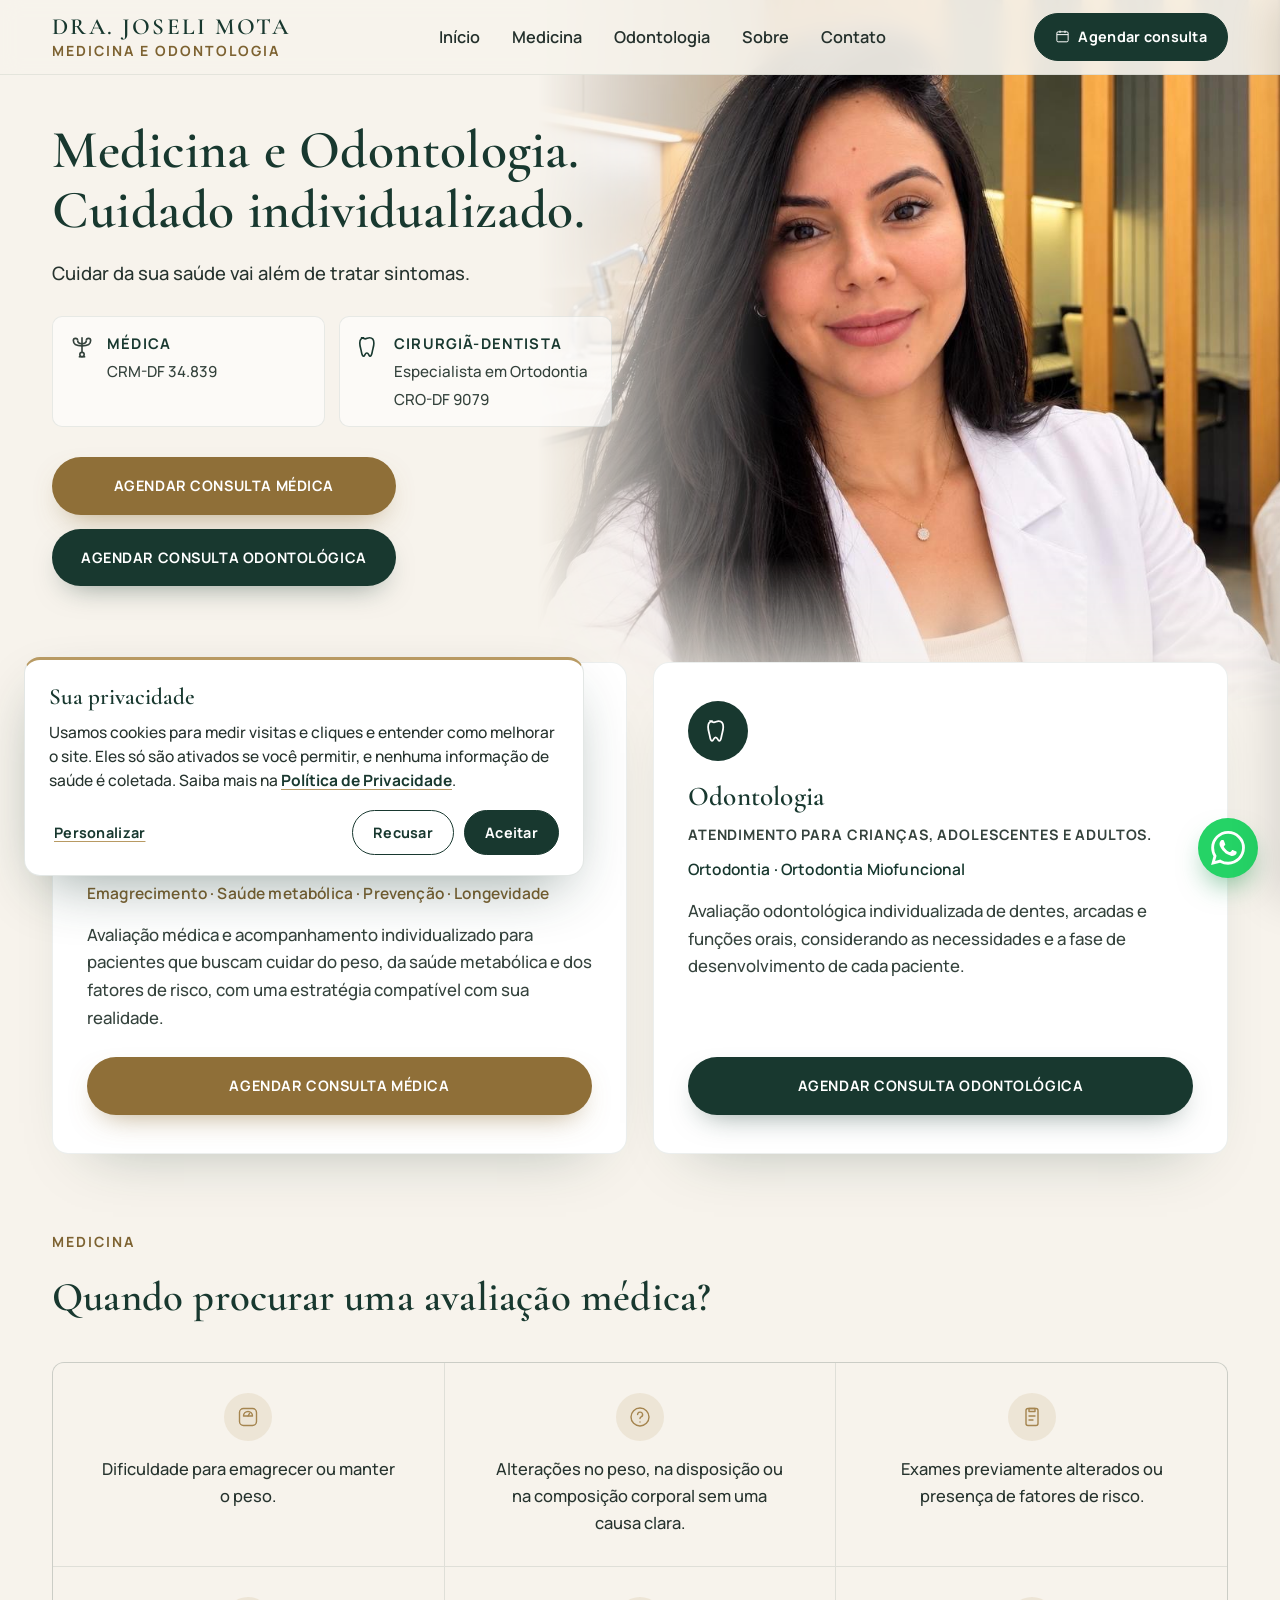
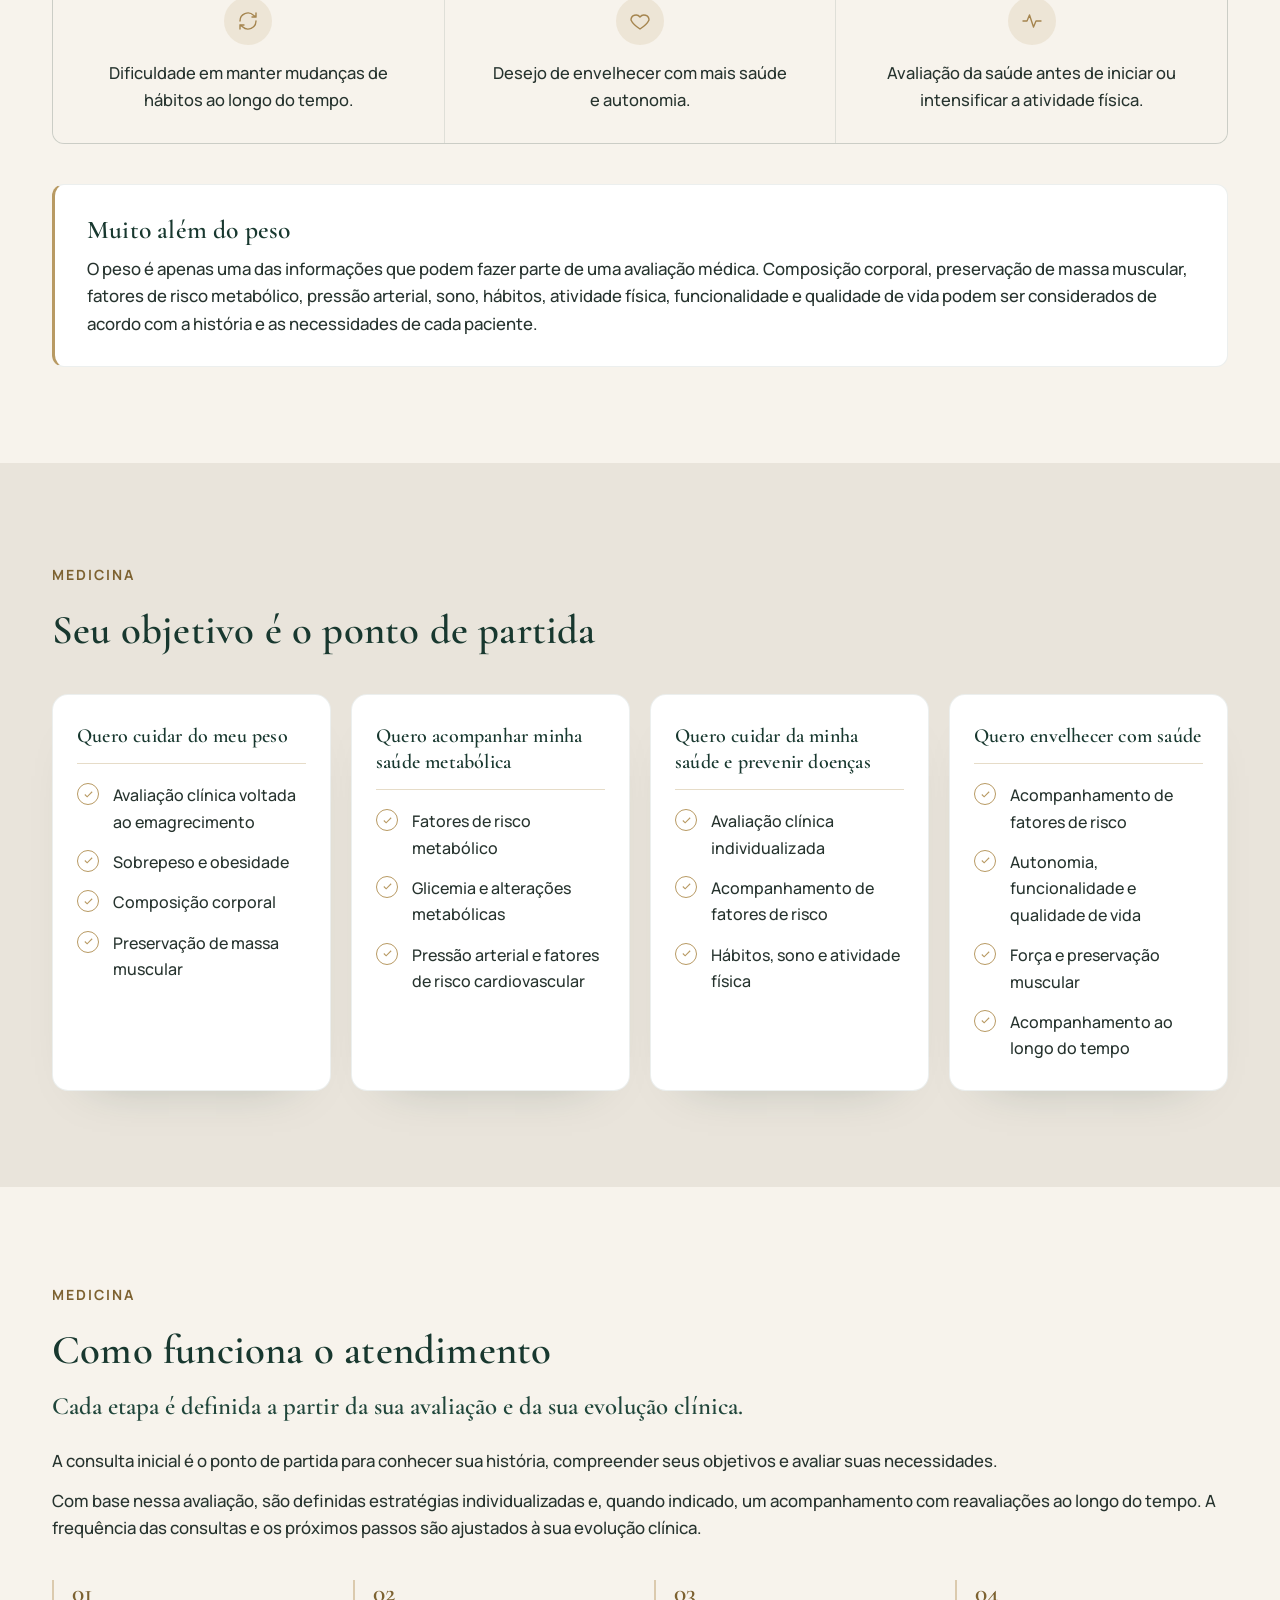
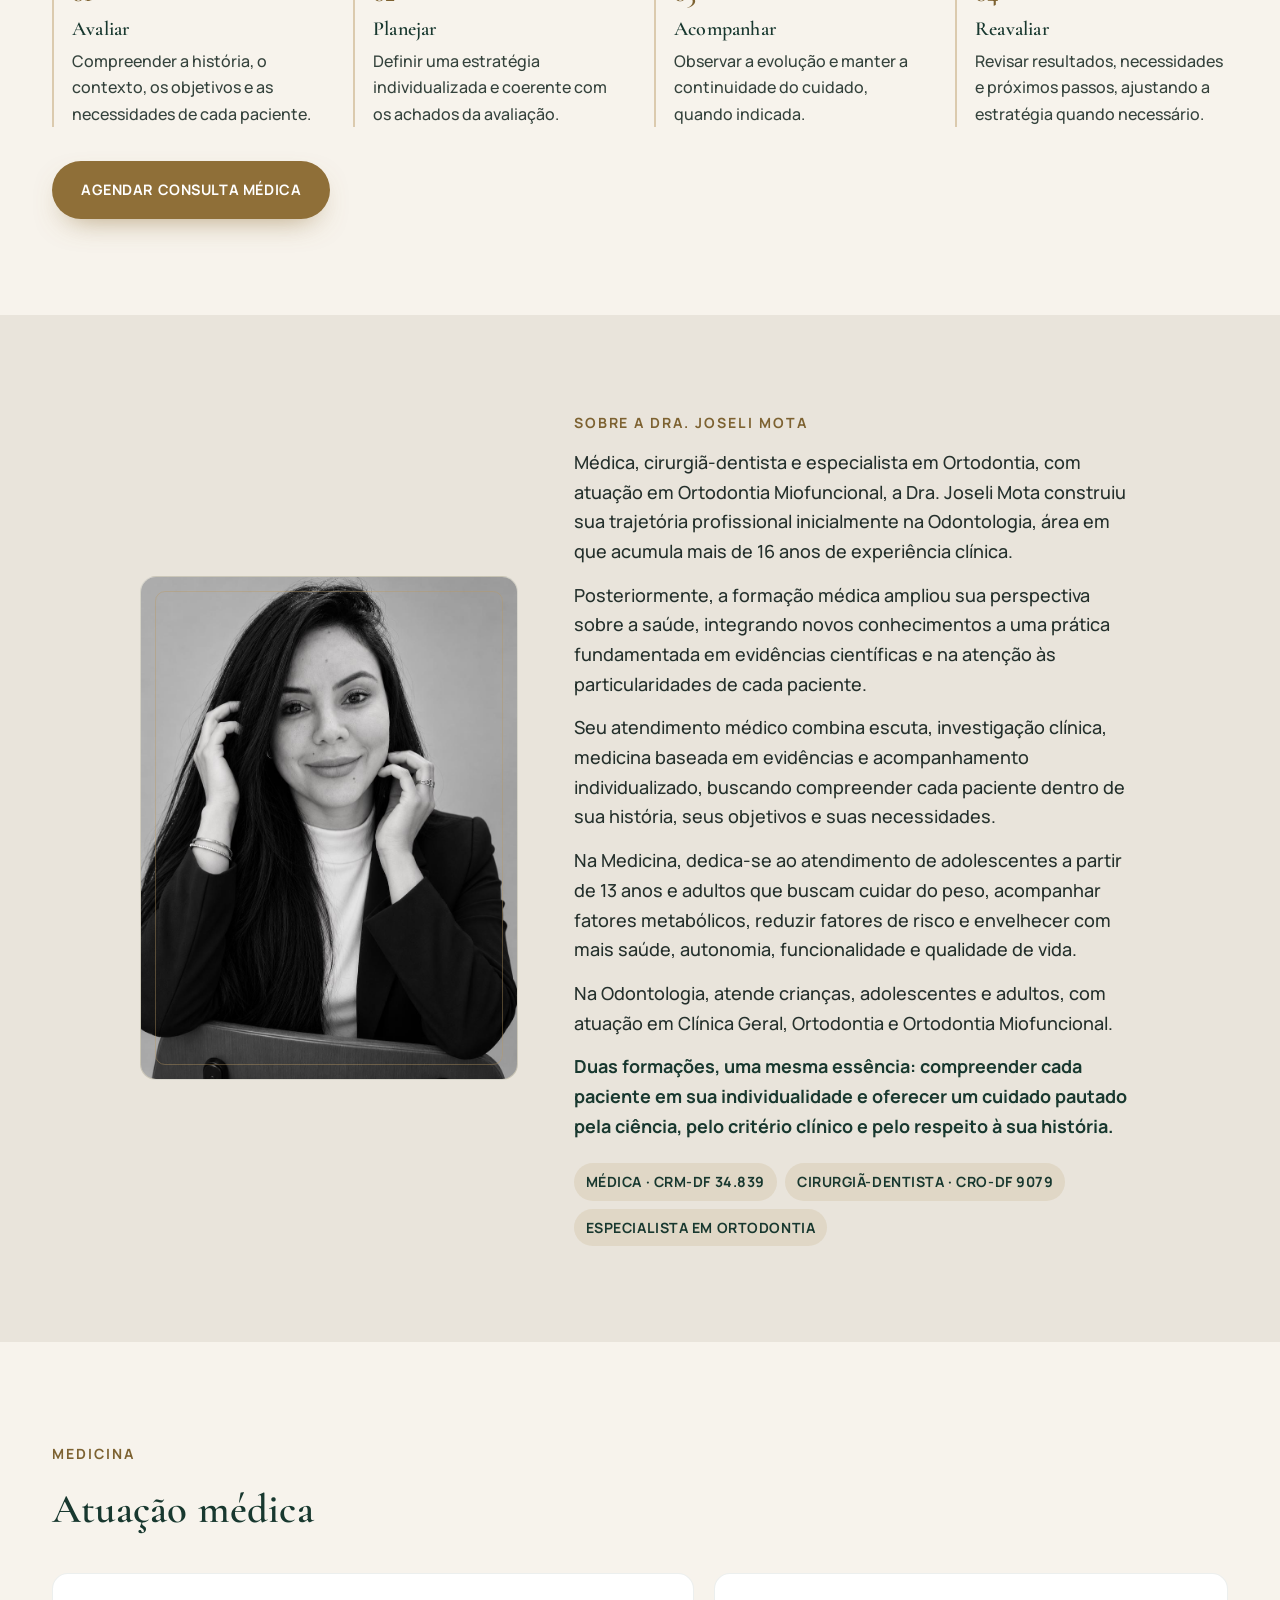
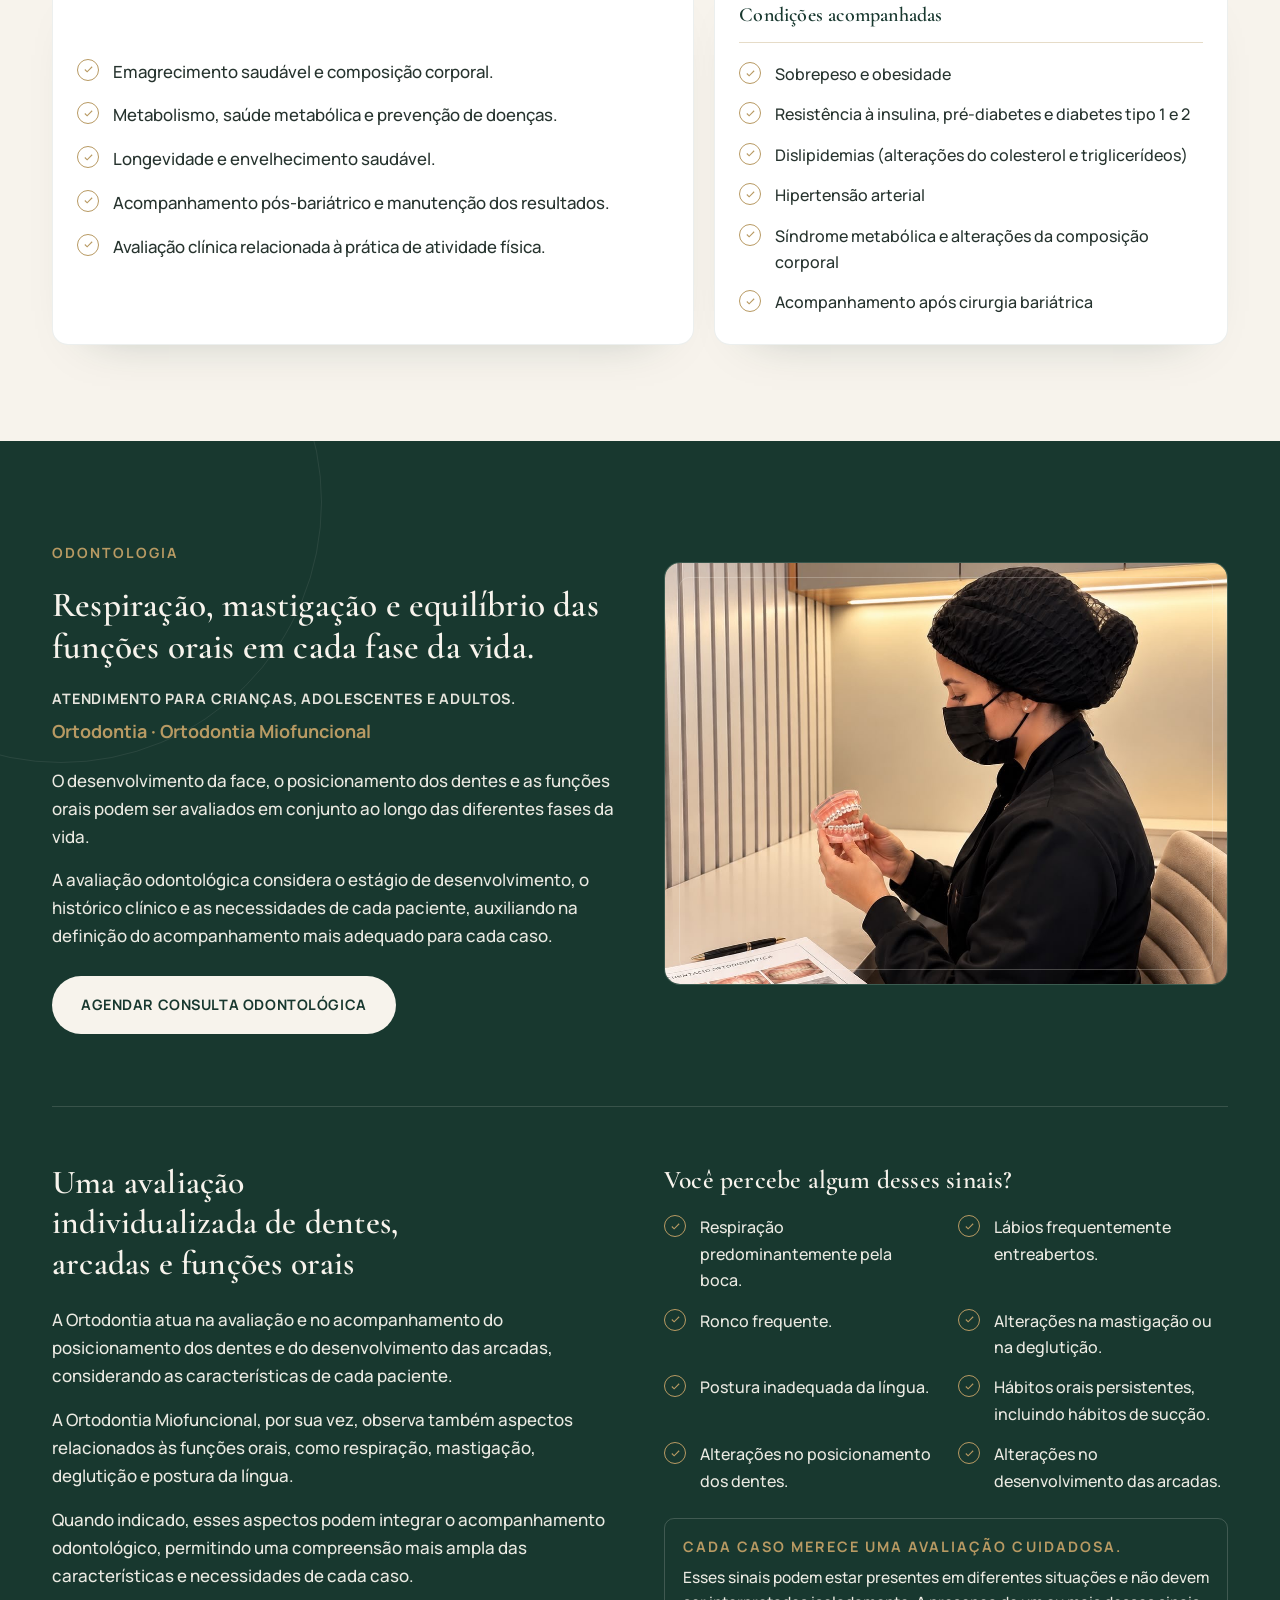
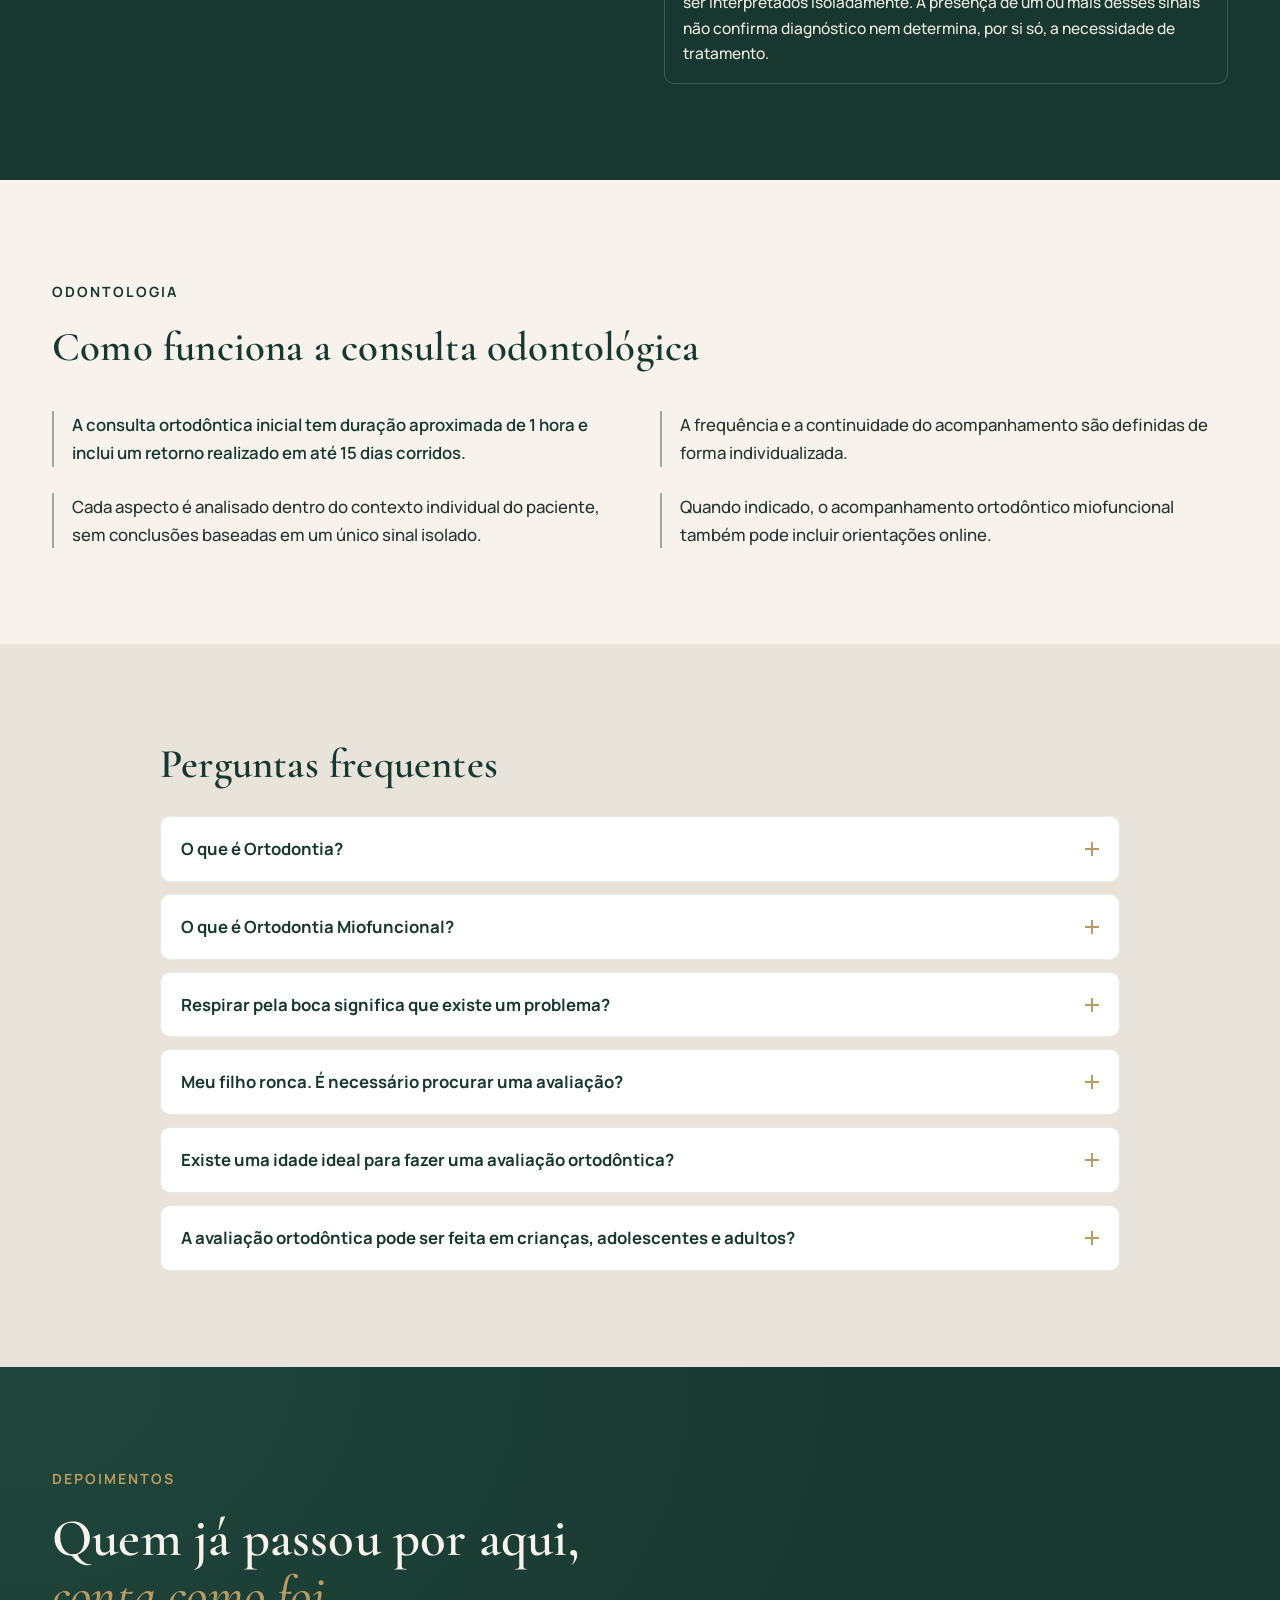
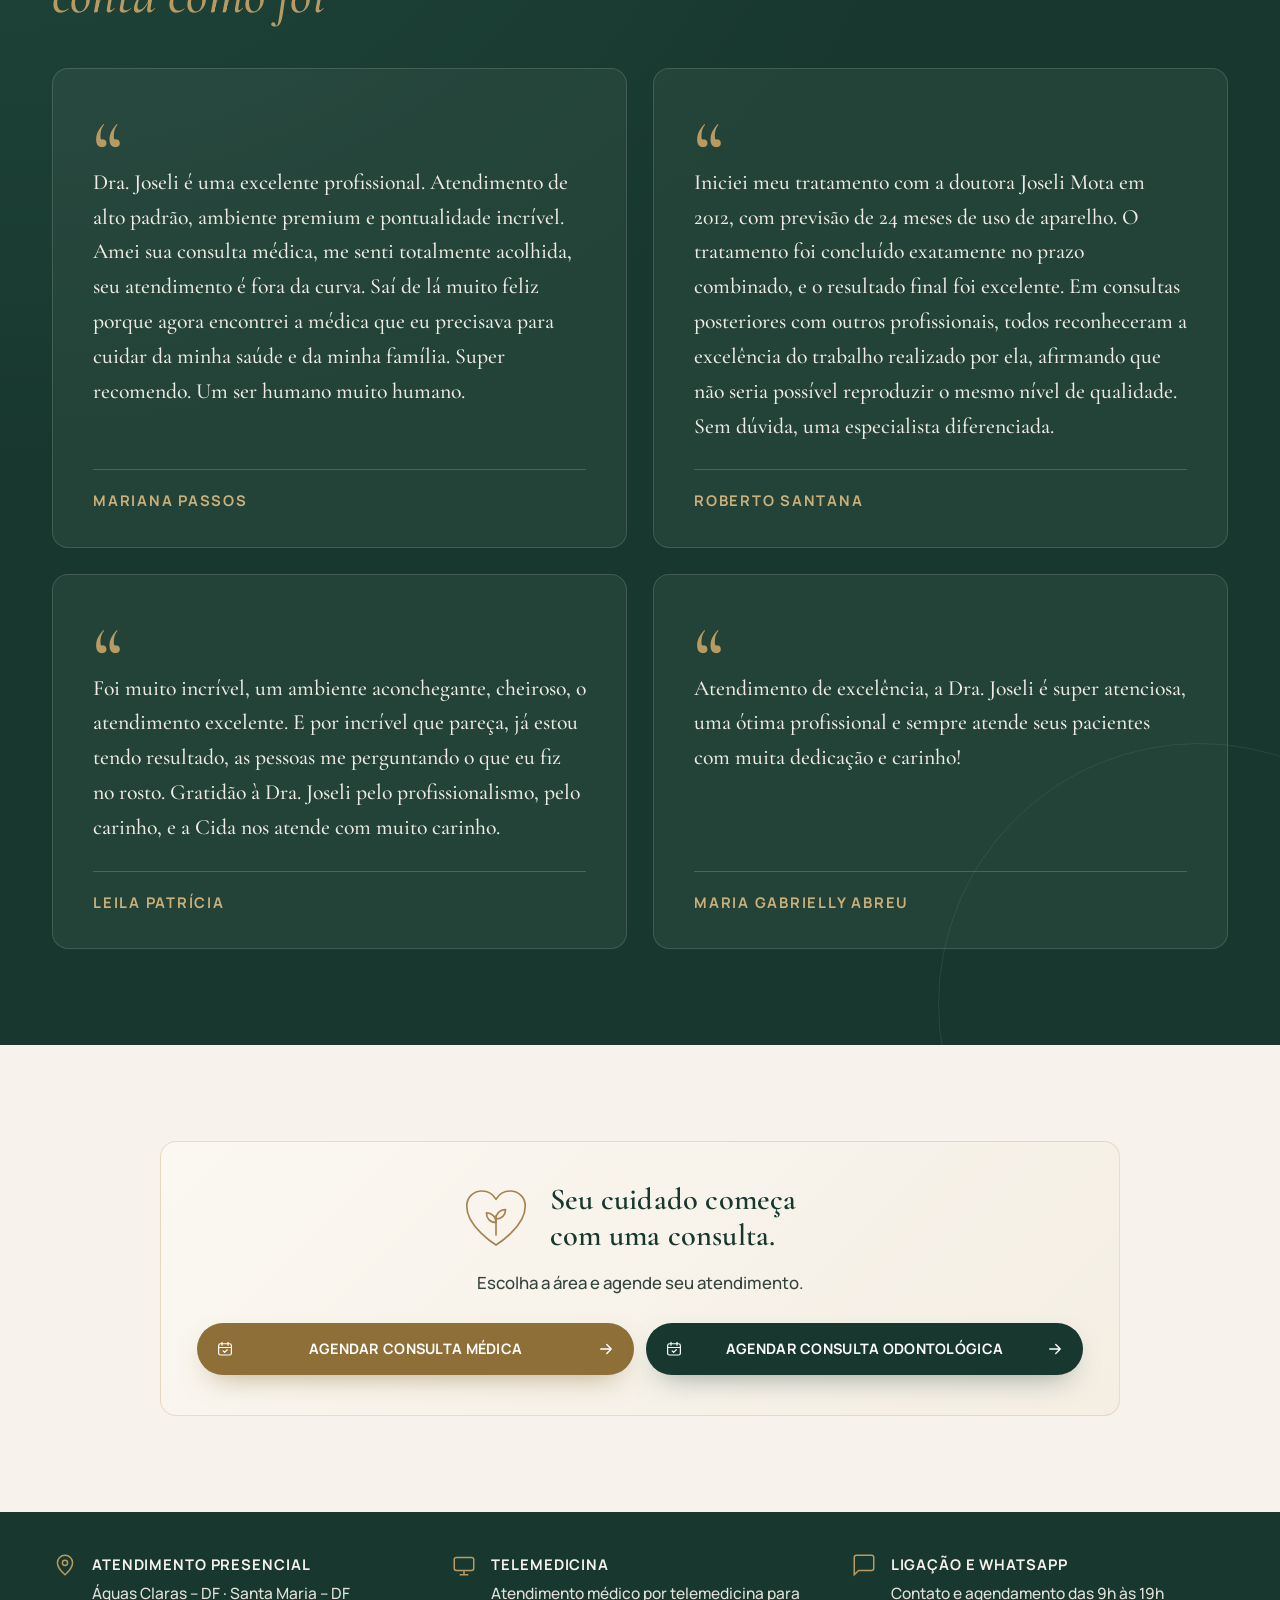
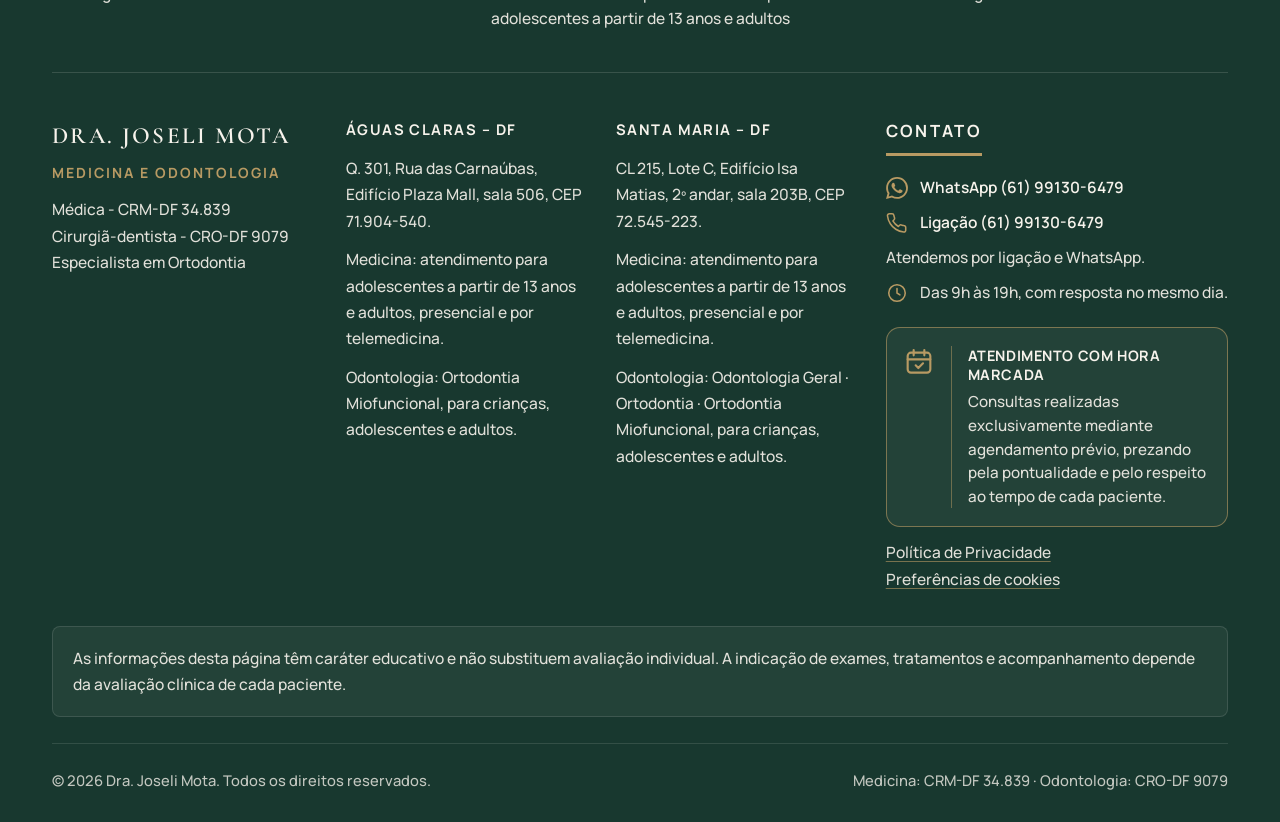
<file: index.html>
<!DOCTYPE html>
<html lang="pt-BR" class="no-js">
<head>
<meta charset="UTF-8">
<meta name="viewport" content="width=device-width, initial-scale=1.0">
<title>Dra. Joseli Mota | Medicina e Odontologia</title>
<meta name="description" content="Cuidado individualizado em Medicina e Odontologia. Medicina para adolescentes a partir de 13 anos e adultos: emagrecimento, saúde metabólica, prevenção e longevidade. Odontologia para crianças, adolescentes e adultos: Ortodontia e Ortodontia Miofuncional. Águas Claras e Santa Maria, DF.">

<!-- Consentimento de cookies (LGPD + Google Consent Mode v2): precisa vir ANTES do Google Tag Manager -->
<script src="js/consent.js?v=20261115"></script>
<!-- Google Tag Manager -->
<script>(function(w,d,s,l,i){w[l]=w[l]||[];w[l].push({'gtm.start':
new Date().getTime(),event:'gtm.js'});var f=d.getElementsByTagName(s)[0],
j=d.createElement(s),dl=l!='dataLayer'?'&l='+l:'';j.async=true;j.src=
'https://www.googletagmanager.com/gtm.js?id='+i+dl;f.parentNode.insertBefore(j,f);
})(window,document,'script','dataLayer','GTM-MP63BWMH');</script>
<!-- End Google Tag Manager -->

<link rel="preconnect" href="https://fonts.googleapis.com">
<link rel="preconnect" href="https://fonts.gstatic.com" crossorigin>
<link href="https://fonts.googleapis.com/css2?family=Cormorant+Garamond:ital,wght@0,400;0,500;0,600;0,700;1,400;1,500&family=Manrope:wght@400;500;600;700;800&display=swap" rel="stylesheet">

<link rel="stylesheet" href="css/style.css?v=20261115c">
</head>
<body>
<!-- Google Tag Manager (noscript) -->
<noscript><iframe src="https://www.googletagmanager.com/ns.html?id=GTM-MP63BWMH"
height="0" width="0" style="display:none;visibility:hidden"></iframe></noscript>
<!-- End Google Tag Manager (noscript) -->


<a href="#main" class="skip-link">Pular para o conteúdo</a>

<header id="site-header">
  <div class="wrap nav">
    <a href="#inicio" class="brand" aria-label="Dra. Joseli Mota, Medicina e Odontologia">
      <span class="brand-text">
        <span class="brand-name">Dra. Joseli Mota</span>
        <span class="brand-tag">Medicina e Odontologia</span>
      </span>
    </a>
    <nav class="nav-links" aria-label="Navegação principal">
      <a href="#inicio">Início</a>
      <a href="#como-funciona">Medicina</a>
      <a href="#ortodontia">Odontologia</a>
      <a href="#sobre">Sobre</a>
      <a href="#contato">Contato</a>
    </nav>
    <a class="nav-cta" href="https://wa.me/5561991306479?text=Ol%C3%A1%21%20Vim%20pela%20landing%20page%20da%20Dra.%20Joseli%20Mota%20e%20gostaria%20de%20agendar%20uma%20consulta." target="_blank" rel="noopener" data-wa>
      <svg viewBox="0 0 24 24" width="15" height="15" fill="none" stroke="currentColor" stroke-width="1.6" aria-hidden="true"><rect x="3" y="4.5" width="18" height="16" rx="2"/><path d="M3 9h18M8 2.5v4M16 2.5v4"/></svg>
      Agendar consulta
    </a>
    <button class="menu-btn" id="menuBtn" aria-label="Abrir menu" aria-expanded="false" aria-controls="mobileMenu">
      <span></span><span></span><span></span>
    </button>
  </div>
</header>

<div class="overlay" id="overlay"></div>
<nav class="mobile-menu" id="mobileMenu" aria-label="Navegação móvel">
  <button class="mobile-menu-close" id="menuClose" aria-label="Fechar menu">&times;</button>
  <a href="#inicio">Início</a>
  <a href="#como-funciona">Medicina</a>
  <a href="#ortodontia">Odontologia</a>
  <a href="#sobre">Sobre</a>
  <a href="#contato">Contato</a>
  <a class="mobile-menu-cta" href="https://wa.me/5561991306479?text=Ol%C3%A1%21%20Vim%20pela%20landing%20page%20da%20Dra.%20Joseli%20Mota%20e%20gostaria%20de%20agendar%20uma%20consulta." target="_blank" rel="noopener" data-wa>Agendar consulta</a>
</nav>

<main id="main">

  <!-- 01 ABERTURA -->
  <section class="hero" id="inicio">
    <div class="wrap hero-grid">
      <div class="hero-copy">
        <h1><span class="h1-line">Medicina e Odontologia.</span> <span class="h1-line h1-line--sub">Cuidado individualizado.</span></h1>
        <p class="lead">Cuidar da sua saúde vai além de tratar sintomas.</p>

        <div class="hero-creds">
          <div class="cred cred--med">
            <span class="cred-icon" aria-hidden="true">
              <svg viewBox="0 0 24 24" fill="none" stroke="currentColor" stroke-width="1.5"><path d="M12 3v14"/><path d="M9 21h6"/><circle cx="12" cy="19" r="2"/><path d="M8 6c0 2 1.8 3 4 3s4-1 4-3"/><path d="M8 6a2 2 0 1 0-4 0c0 3 3 5 8 5s8-2 8-5a2 2 0 1 0-4 0"/></svg>
            </span>
            <div>
              <strong>Médica</strong>
              <span>CRM-DF 34.839</span>
            </div>
          </div>
          <div class="cred cred--odo">
            <span class="cred-icon" aria-hidden="true">
              <svg viewBox="0 0 24 24" fill="none" stroke="currentColor" stroke-width="1.5"><path d="M7.5 3.5C5 3.5 3.5 5.5 3.5 8.5c0 3 1 5 1.5 8 .4 2.4.8 4 2 4s1.2-3 3-3 1.8 3 3 3 1.6-1.6 2-4c.5-3 1.5-5 1.5-8 0-3-1.5-5-4-5-1.8 0-2.5 1-4 1s-2.2-1-4-1Z"/></svg>
            </span>
            <div>
              <strong>Cirurgiã-dentista</strong>
              <span>Especialista em Ortodontia</span>
              <span>CRO-DF 9079</span>
            </div>
          </div>
        </div>

        <div class="hero-ctas">
          <a href="https://wa.me/5561991306479?text=Ol%C3%A1%21%20Gostaria%20de%20informa%C3%A7%C3%B5es%20sobre%20consulta%20m%C3%A9dica%20com%20a%20Dra.%20Joseli." target="_blank" rel="noopener" class="btn btn-med" data-wa>Agendar consulta médica</a>
          <a href="https://wa.me/5561991306479?text=Ol%C3%A1%21%20Gostaria%20de%20informa%C3%A7%C3%B5es%20sobre%20consulta%20odontol%C3%B3gica%20com%20a%20Dra.%20Joseli" target="_blank" rel="noopener" class="btn btn-odo" data-wa>Agendar consulta odontológica</a>
        </div>
      </div>

      <div class="hero-visual">
        <img src="assets/images/foto-capa.jpg" alt="Dra. Joseli Mota, médica e cirurgiã-dentista, sorrindo em seu consultório" width="1280" height="909" fetchpriority="high">
      </div>
    </div>
  </section>

  <!-- DUAS ÁREAS: MEDICINA / ODONTOLOGIA -->
  <section class="section areas-band">
    <div class="wrap">
      <div class="area-cards">

        <article class="area-card area-card--med" id="medicina">
          <span class="area-icon area-icon--gold" aria-hidden="true">
            <svg viewBox="0 0 24 24" fill="none" stroke="currentColor" stroke-width="1.5"><path d="M9 3v6a5 5 0 0 0 6 0V3"/><path d="M12 14v3a4 4 0 0 0 8 0v-1"/><circle cx="20" cy="15" r="2"/><path d="M9 3H7M15 3h2"/></svg>
          </span>
          <h2>Medicina</h2>
          <p class="area-audience">Atendimento médico para adolescentes a partir de 13 anos e adultos.</p>
          <p class="area-pillars">Emagrecimento · Saúde metabólica · Prevenção · Longevidade</p>
          <p class="area-desc">Avaliação médica e acompanhamento individualizado para pacientes que buscam cuidar do peso, da saúde metabólica e dos fatores de risco, com uma estratégia compatível com sua realidade.</p>
          <a href="https://wa.me/5561991306479?text=Ol%C3%A1%21%20Gostaria%20de%20informa%C3%A7%C3%B5es%20sobre%20consulta%20m%C3%A9dica%20com%20a%20Dra.%20Joseli." target="_blank" rel="noopener" class="btn btn-med btn-block" data-wa>Agendar consulta médica</a>
        </article>

        <article class="area-card area-card--odo" id="odontologia">
          <span class="area-icon area-icon--green" aria-hidden="true">
            <svg viewBox="0 0 24 24" fill="none" stroke="currentColor" stroke-width="1.5"><path d="M7.5 3.5C5 3.5 3.5 5.5 3.5 8.5c0 3 1 5 1.5 8 .4 2.4.8 4 2 4s1.2-3 3-3 1.8 3 3 3 1.6-1.6 2-4c.5-3 1.5-5 1.5-8 0-3-1.5-5-4-5-1.8 0-2.5 1-4 1s-2.2-1-4-1Z"/></svg>
          </span>
          <h2>Odontologia</h2>
          <p class="area-audience">Atendimento para crianças, adolescentes e adultos.</p>
          <p class="area-pillars">Ortodontia · Ortodontia Miofuncional</p>
          <p class="area-desc">Avaliação odontológica individualizada de dentes, arcadas e funções orais, considerando as necessidades e a fase de desenvolvimento de cada paciente.</p>
          <a href="https://wa.me/5561991306479?text=Ol%C3%A1%21%20Gostaria%20de%20informa%C3%A7%C3%B5es%20sobre%20consulta%20odontol%C3%B3gica%20com%20a%20Dra.%20Joseli" target="_blank" rel="noopener" class="btn btn-odo btn-block" data-wa>Agendar consulta odontológica</a>
        </article>

      </div>
    </div>
  </section>

  <!-- MEDICINA: QUANDO PROCURAR UMA AVALIAÇÃO MÉDICA + MUITO ALÉM DO PESO -->
  <section class="section benefits-band">
    <div class="wrap">
      <div class="section-head reveal">
        <span class="eyebrow">Medicina</span>
        <h2>Quando procurar uma avaliação médica?</h2>
      </div>
      <div class="benefits-grid">
        <div class="benefit reveal">
          <span class="benefit-icon" aria-hidden="true"><svg viewBox="0 0 24 24" fill="none" stroke="currentColor" stroke-width="1.4" stroke-linecap="round" stroke-linejoin="round"><rect x="3.5" y="3.5" width="17" height="17" rx="4"/><path d="M7.5 11h9a4.5 4.5 0 0 0-9 0z"/><path d="M12 11l1.6-2.6"/></svg></span>
          <p>Dificuldade para emagrecer ou manter o peso.</p>
        </div>
        <div class="benefit reveal">
          <span class="benefit-icon" aria-hidden="true"><svg viewBox="0 0 24 24" fill="none" stroke="currentColor" stroke-width="1.4" stroke-linecap="round" stroke-linejoin="round"><circle cx="12" cy="12" r="9"/><path d="M9.6 9.6a2.5 2.5 0 1 1 3.5 2.3c-.7.3-1.1.9-1.1 1.6M12 17h.01"/></svg></span>
          <p>Alterações no peso, na disposição ou na composição corporal sem uma causa clara.</p>
        </div>
        <div class="benefit reveal">
          <span class="benefit-icon" aria-hidden="true"><svg viewBox="0 0 24 24" fill="none" stroke="currentColor" stroke-width="1.4" stroke-linecap="round" stroke-linejoin="round"><rect x="6" y="3.5" width="12" height="17" rx="2"/><path d="M9 3.5h6v3H9zM9 11h6M9 15h4"/></svg></span>
          <p>Exames previamente alterados ou presença de fatores de risco.</p>
        </div>
        <div class="benefit reveal">
          <span class="benefit-icon" aria-hidden="true"><svg viewBox="0 0 24 24" fill="none" stroke="currentColor" stroke-width="1.4" stroke-linecap="round" stroke-linejoin="round"><path d="M4 12a8 8 0 0 1 13.5-5.8L20 8M20 4v4h-4"/><path d="M20 12a8 8 0 0 1-13.5 5.8L4 16M4 20v-4h4"/></svg></span>
          <p>Dificuldade em manter mudanças de hábitos ao longo do tempo.</p>
        </div>
        <div class="benefit reveal">
          <span class="benefit-icon" aria-hidden="true"><svg viewBox="0 0 24 24" fill="none" stroke="currentColor" stroke-width="1.4" stroke-linecap="round" stroke-linejoin="round"><path d="M12 20s-7-4.5-9-9a5 5 0 0 1 9-3 5 5 0 0 1 9 3c-2 4.5-9 9-9 9z"/></svg></span>
          <p>Desejo de envelhecer com mais saúde e autonomia.</p>
        </div>
        <div class="benefit reveal">
          <span class="benefit-icon" aria-hidden="true"><svg viewBox="0 0 24 24" fill="none" stroke="currentColor" stroke-width="1.4" stroke-linecap="round" stroke-linejoin="round"><path d="M3 12h4l2.5-6 4 12 2.5-6H21"/></svg></span>
          <p>Avaliação da saúde antes de iniciar ou intensificar a atividade física.</p>
        </div>
      </div>
      <div class="panel-note reveal">
        <h3>Muito além do peso</h3>
        <p>O peso é apenas uma das informações que podem fazer parte de uma avaliação médica. Composição corporal, preservação de massa muscular, fatores de risco metabólico, pressão arterial, sono, hábitos, atividade física, funcionalidade e qualidade de vida podem ser considerados de acordo com a história e as necessidades de cada paciente.</p>
      </div>
    </div>
  </section>

  <!-- MEDICINA: SEU OBJETIVO É O PONTO DE PARTIDA -->
  <section class="section section-alt" id="objetivos">
    <div class="wrap">
      <div class="section-head reveal">
        <span class="eyebrow">Medicina</span>
        <h2>Seu objetivo é o ponto de partida</h2>
      </div>
      <div class="goal-grid">
        <article class="goal-card reveal">
          <h3>Quero cuidar do meu peso</h3>
          <ul class="check-list">
            <li><span class="check" aria-hidden="true"><svg viewBox="0 0 24 24" fill="none" stroke="currentColor" stroke-width="2.4"><path d="M20 6 9 17l-5-5"/></svg></span>Avaliação clínica voltada ao emagrecimento</li>
            <li><span class="check" aria-hidden="true"><svg viewBox="0 0 24 24" fill="none" stroke="currentColor" stroke-width="2.4"><path d="M20 6 9 17l-5-5"/></svg></span>Sobrepeso e obesidade</li>
            <li><span class="check" aria-hidden="true"><svg viewBox="0 0 24 24" fill="none" stroke="currentColor" stroke-width="2.4"><path d="M20 6 9 17l-5-5"/></svg></span>Composição corporal</li>
            <li><span class="check" aria-hidden="true"><svg viewBox="0 0 24 24" fill="none" stroke="currentColor" stroke-width="2.4"><path d="M20 6 9 17l-5-5"/></svg></span>Preservação de massa muscular</li>
          </ul>
        </article>
        <article class="goal-card reveal">
          <h3>Quero acompanhar minha saúde metabólica</h3>
          <ul class="check-list">
            <li><span class="check" aria-hidden="true"><svg viewBox="0 0 24 24" fill="none" stroke="currentColor" stroke-width="2.4"><path d="M20 6 9 17l-5-5"/></svg></span>Fatores de risco metabólico</li>
            <li><span class="check" aria-hidden="true"><svg viewBox="0 0 24 24" fill="none" stroke="currentColor" stroke-width="2.4"><path d="M20 6 9 17l-5-5"/></svg></span>Glicemia e alterações metabólicas</li>
            <li><span class="check" aria-hidden="true"><svg viewBox="0 0 24 24" fill="none" stroke="currentColor" stroke-width="2.4"><path d="M20 6 9 17l-5-5"/></svg></span>Pressão arterial e fatores de risco cardiovascular</li>
          </ul>
        </article>
        <article class="goal-card reveal">
          <h3>Quero cuidar da minha saúde e prevenir doenças</h3>
          <ul class="check-list">
            <li><span class="check" aria-hidden="true"><svg viewBox="0 0 24 24" fill="none" stroke="currentColor" stroke-width="2.4"><path d="M20 6 9 17l-5-5"/></svg></span>Avaliação clínica individualizada</li>
            <li><span class="check" aria-hidden="true"><svg viewBox="0 0 24 24" fill="none" stroke="currentColor" stroke-width="2.4"><path d="M20 6 9 17l-5-5"/></svg></span>Acompanhamento de fatores de risco</li>
            <li><span class="check" aria-hidden="true"><svg viewBox="0 0 24 24" fill="none" stroke="currentColor" stroke-width="2.4"><path d="M20 6 9 17l-5-5"/></svg></span>Hábitos, sono e atividade física</li>
          </ul>
        </article>
        <article class="goal-card reveal">
          <h3>Quero envelhecer com saúde</h3>
          <ul class="check-list">
            <li><span class="check" aria-hidden="true"><svg viewBox="0 0 24 24" fill="none" stroke="currentColor" stroke-width="2.4"><path d="M20 6 9 17l-5-5"/></svg></span>Acompanhamento de fatores de risco</li>
            <li><span class="check" aria-hidden="true"><svg viewBox="0 0 24 24" fill="none" stroke="currentColor" stroke-width="2.4"><path d="M20 6 9 17l-5-5"/></svg></span>Autonomia, funcionalidade e qualidade de vida</li>
            <li><span class="check" aria-hidden="true"><svg viewBox="0 0 24 24" fill="none" stroke="currentColor" stroke-width="2.4"><path d="M20 6 9 17l-5-5"/></svg></span>Força e preservação muscular</li>
            <li><span class="check" aria-hidden="true"><svg viewBox="0 0 24 24" fill="none" stroke="currentColor" stroke-width="2.4"><path d="M20 6 9 17l-5-5"/></svg></span>Acompanhamento ao longo do tempo</li>
          </ul>
        </article>
      </div>
    </div>
  </section>

  <!-- MEDICINA: COMO FUNCIONA O ATENDIMENTO -->
  <section class="section" id="como-funciona">
    <div class="wrap">

      <div class="about-band__flow reveal">
        <span class="eyebrow">Medicina</span>
        <h2>Como funciona o atendimento</h2>
        <p class="flow-sub">Cada etapa é definida a partir da sua avaliação e da sua evolução clínica.</p>
        <div class="flow-text">
          <p>A consulta inicial é o ponto de partida para conhecer sua história, compreender seus objetivos e avaliar suas necessidades.</p>
          <p>Com base nessa avaliação, são definidas estratégias individualizadas e, quando indicado, um acompanhamento com reavaliações ao longo do tempo. A frequência das consultas e os próximos passos são ajustados à sua evolução clínica.</p>
        </div>
        <div class="flow-steps">
          <div class="flow-step">
            <span class="flow-num">01</span>
            <h3>Avaliar</h3>
            <p>Compreender a história, o contexto, os objetivos e as necessidades de cada paciente.</p>
          </div>
          <div class="flow-step">
            <span class="flow-num">02</span>
            <h3>Planejar</h3>
            <p>Definir uma estratégia individualizada e coerente com os achados da avaliação.</p>
          </div>
          <div class="flow-step">
            <span class="flow-num">03</span>
            <h3>Acompanhar</h3>
            <p>Observar a evolução e manter a continuidade do cuidado, quando indicada.</p>
          </div>
          <div class="flow-step">
            <span class="flow-num">04</span>
            <h3>Reavaliar</h3>
            <p>Revisar resultados, necessidades e próximos passos, ajustando a estratégia quando necessário.</p>
          </div>
        </div>
        <a href="https://wa.me/5561991306479?text=Ol%C3%A1%21%20Gostaria%20de%20informa%C3%A7%C3%B5es%20sobre%20consulta%20m%C3%A9dica%20com%20a%20Dra.%20Joseli." target="_blank" rel="noopener" class="btn btn-med" data-wa>Agendar consulta médica</a>
      </div>

    </div>
  </section>

  <!-- SOBRE A DRA. JOSELI MOTA -->
  <section class="section section-alt" id="sobre">
    <div class="wrap about-band">

      <div class="about-band__bio reveal">
        <div class="about-portrait">
          <img src="assets/images/foto-sobre-mim.jpg" alt="Retrato em preto e branco da Dra. Joseli Mota sorrindo" width="921" height="1280" loading="lazy">
        </div>
        <span class="eyebrow">Sobre a Dra. Joseli Mota</span>
        <div class="text-block">
          <p>Médica, cirurgiã-dentista e especialista em Ortodontia, com atuação em Ortodontia Miofuncional, a Dra. Joseli Mota construiu sua trajetória profissional inicialmente na Odontologia, área em que acumula mais de 16 anos de experiência clínica.</p>
          <p>Posteriormente, a formação médica ampliou sua perspectiva sobre a saúde, integrando novos conhecimentos a uma prática fundamentada em evidências científicas e na atenção às particularidades de cada paciente.</p>
          <p>Seu atendimento médico combina escuta, investigação clínica, medicina baseada em evidências e acompanhamento individualizado, buscando compreender cada paciente dentro de sua história, seus objetivos e suas necessidades.</p>
          <p>Na Medicina, dedica-se ao atendimento de adolescentes a partir de 13 anos e adultos que buscam cuidar do peso, acompanhar fatores metabólicos, reduzir fatores de risco e envelhecer com mais saúde, autonomia, funcionalidade e qualidade de vida.</p>
          <p>Na Odontologia, atende crianças, adolescentes e adultos, com atuação em Clínica Geral, Ortodontia e Ortodontia Miofuncional.</p>
          <p class="text-block__closing"><strong>Duas formações, uma mesma essência: compreender cada paciente em sua individualidade e oferecer um cuidado pautado pela ciência, pelo critério clínico e pelo respeito à sua história.</strong></p>
        </div>
        <ul class="cred-badges">
          <li>Médica · CRM-DF 34.839</li>
          <li>Cirurgiã-dentista · CRO-DF 9079</li>
          <li>Especialista em Ortodontia</li>
        </ul>
      </div>

    </div>
  </section>

  <!-- MEDICINA: ATUAÇÃO MÉDICA -->
  <section class="section" id="areas-de-atuacao">
    <div class="wrap">
      <div class="section-head reveal">
        <span class="eyebrow">Medicina</span>
        <h2>Atuação médica</h2>
      </div>
      <div class="scope-grid">
        <article class="goal-card goal-card--plain reveal">
          <ul class="check-list">
            <li><span class="check" aria-hidden="true"><svg viewBox="0 0 24 24" fill="none" stroke="currentColor" stroke-width="2.4"><path d="M20 6 9 17l-5-5"/></svg></span>Emagrecimento saudável e composição corporal.</li>
            <li><span class="check" aria-hidden="true"><svg viewBox="0 0 24 24" fill="none" stroke="currentColor" stroke-width="2.4"><path d="M20 6 9 17l-5-5"/></svg></span>Metabolismo, saúde metabólica e prevenção de doenças.</li>
            <li><span class="check" aria-hidden="true"><svg viewBox="0 0 24 24" fill="none" stroke="currentColor" stroke-width="2.4"><path d="M20 6 9 17l-5-5"/></svg></span>Longevidade e envelhecimento saudável.</li>
            <li><span class="check" aria-hidden="true"><svg viewBox="0 0 24 24" fill="none" stroke="currentColor" stroke-width="2.4"><path d="M20 6 9 17l-5-5"/></svg></span>Acompanhamento pós-bariátrico e manutenção dos resultados.</li>
            <li><span class="check" aria-hidden="true"><svg viewBox="0 0 24 24" fill="none" stroke="currentColor" stroke-width="2.4"><path d="M20 6 9 17l-5-5"/></svg></span>Avaliação clínica relacionada à prática de atividade física.</li>
          </ul>
        </article>
        <article class="goal-card reveal">
          <h3>Condições acompanhadas</h3>
          <ul class="check-list">
            <li><span class="check" aria-hidden="true"><svg viewBox="0 0 24 24" fill="none" stroke="currentColor" stroke-width="2.4"><path d="M20 6 9 17l-5-5"/></svg></span>Sobrepeso e obesidade</li>
            <li><span class="check" aria-hidden="true"><svg viewBox="0 0 24 24" fill="none" stroke="currentColor" stroke-width="2.4"><path d="M20 6 9 17l-5-5"/></svg></span>Resistência à insulina, pré-diabetes e diabetes tipo 1 e 2</li>
            <li><span class="check" aria-hidden="true"><svg viewBox="0 0 24 24" fill="none" stroke="currentColor" stroke-width="2.4"><path d="M20 6 9 17l-5-5"/></svg></span>Dislipidemias (alterações do colesterol e triglicerídeos)</li>
            <li><span class="check" aria-hidden="true"><svg viewBox="0 0 24 24" fill="none" stroke="currentColor" stroke-width="2.4"><path d="M20 6 9 17l-5-5"/></svg></span>Hipertensão arterial</li>
            <li><span class="check" aria-hidden="true"><svg viewBox="0 0 24 24" fill="none" stroke="currentColor" stroke-width="2.4"><path d="M20 6 9 17l-5-5"/></svg></span>Síndrome metabólica e alterações da composição corporal</li>
            <li><span class="check" aria-hidden="true"><svg viewBox="0 0 24 24" fill="none" stroke="currentColor" stroke-width="2.4"><path d="M20 6 9 17l-5-5"/></svg></span>Acompanhamento após cirurgia bariátrica</li>
          </ul>
        </article>
      </div>
    </div>
  </section>

  <!-- ODONTOLOGIA -->
  <section class="section ortho-section" id="ortodontia">
    <div class="wrap">
      <div class="ortho-grid">
        <div class="ortho-copy reveal">
          <span class="eyebrow">Odontologia</span>
          <h2>Respiração, mastigação e equilíbrio das funções orais em cada fase da vida.</h2>
          <p class="ortho-aud">Atendimento para crianças, adolescentes e adultos.</p>
          <p class="ortho-pillars">Ortodontia · Ortodontia Miofuncional</p>
          <p class="ortho-text">O desenvolvimento da face, o posicionamento dos dentes e as funções orais podem ser avaliados em conjunto ao longo das diferentes fases da vida.</p>
          <p class="ortho-text">A avaliação odontológica considera o estágio de desenvolvimento, o histórico clínico e as necessidades de cada paciente, auxiliando na definição do acompanhamento mais adequado para cada caso.</p>
          <a href="https://wa.me/5561991306479?text=Ol%C3%A1%21%20Gostaria%20de%20informa%C3%A7%C3%B5es%20sobre%20consulta%20odontol%C3%B3gica%20com%20a%20Dra.%20Joseli" target="_blank" rel="noopener" class="btn btn-odo btn-odo--on-dark" data-wa>Agendar consulta odontológica</a>
        </div>

        <div class="ortho-include reveal">
          <div class="about-portrait about-portrait--wide">
          <img src="assets/images/foto-ortodontia.jpg" alt="Dra. Joseli Mota analisando um modelo ortodôntico durante a avaliação" width="1111" height="1415" loading="lazy">
        </div>
        </div>
      </div>

      <div class="ortho-grid ortho-grid--second">
        <div class="ortho-copy reveal">
          <h3 class="ortho-highlight">Uma avaliação individualizada de dentes, arcadas e funções orais</h3>
          <p class="ortho-text">A Ortodontia atua na avaliação e no acompanhamento do posicionamento dos dentes e do desenvolvimento das arcadas, considerando as características de cada paciente.</p>
          <p class="ortho-text">A Ortodontia Miofuncional, por sua vez, observa também aspectos relacionados às funções orais, como respiração, mastigação, deglutição e postura da língua.</p>
          <p class="ortho-text">Quando indicado, esses aspectos podem integrar o acompanhamento odontológico, permitindo uma compreensão mais ampla das características e necessidades de cada caso.</p>
        </div>

        <div class="ortho-signs reveal">
          <h3>Você percebe algum desses sinais?</h3>
          <ul class="check-list signs-list">
            <li><span class="check" aria-hidden="true"><svg viewBox="0 0 24 24" fill="none" stroke="currentColor" stroke-width="2.4"><path d="M20 6 9 17l-5-5"/></svg></span>Respiração predominantemente pela boca.</li>
            <li><span class="check" aria-hidden="true"><svg viewBox="0 0 24 24" fill="none" stroke="currentColor" stroke-width="2.4"><path d="M20 6 9 17l-5-5"/></svg></span>Lábios frequentemente entreabertos.</li>
            <li><span class="check" aria-hidden="true"><svg viewBox="0 0 24 24" fill="none" stroke="currentColor" stroke-width="2.4"><path d="M20 6 9 17l-5-5"/></svg></span>Ronco frequente.</li>
            <li><span class="check" aria-hidden="true"><svg viewBox="0 0 24 24" fill="none" stroke="currentColor" stroke-width="2.4"><path d="M20 6 9 17l-5-5"/></svg></span>Alterações na mastigação ou na deglutição.</li>
            <li><span class="check" aria-hidden="true"><svg viewBox="0 0 24 24" fill="none" stroke="currentColor" stroke-width="2.4"><path d="M20 6 9 17l-5-5"/></svg></span>Postura inadequada da língua.</li>
            <li><span class="check" aria-hidden="true"><svg viewBox="0 0 24 24" fill="none" stroke="currentColor" stroke-width="2.4"><path d="M20 6 9 17l-5-5"/></svg></span>Hábitos orais persistentes, incluindo hábitos de sucção.</li>
            <li><span class="check" aria-hidden="true"><svg viewBox="0 0 24 24" fill="none" stroke="currentColor" stroke-width="2.4"><path d="M20 6 9 17l-5-5"/></svg></span>Alterações no posicionamento dos dentes.</li>
            <li><span class="check" aria-hidden="true"><svg viewBox="0 0 24 24" fill="none" stroke="currentColor" stroke-width="2.4"><path d="M20 6 9 17l-5-5"/></svg></span>Alterações no desenvolvimento das arcadas.</li>
          </ul>
          <p class="ressalva"><strong>Cada caso merece uma avaliação cuidadosa.</strong>Esses sinais podem estar presentes em diferentes situações e não devem ser interpretados isoladamente. A presença de um ou mais desses sinais não confirma diagnóstico nem determina, por si só, a necessidade de tratamento.</p>
        </div>
      </div>
    </div>
  </section>

  <!-- ODONTOLOGIA: COMO FUNCIONA A CONSULTA -->
  <section class="section" id="consulta-odontologica">
    <div class="wrap">
      <div class="section-head reveal">
        <span class="eyebrow">Odontologia</span>
        <h2>Como funciona a consulta odontológica</h2>
      </div>
      <div class="info-grid info-grid--odo">
        <p class="info-item info-item--lead reveal">A consulta ortodôntica inicial tem duração aproximada de 1 hora e inclui um retorno realizado em até 15 dias corridos.</p>
        <p class="info-item reveal">A frequência e a continuidade do acompanhamento são definidas de forma individualizada.</p>
        <p class="info-item reveal">Cada aspecto é analisado dentro do contexto individual do paciente, sem conclusões baseadas em um único sinal isolado.</p>
        <p class="info-item reveal">Quando indicado, o acompanhamento ortodôntico miofuncional também pode incluir orientações online.</p>
      </div>
    </div>
  </section>

  <!-- FAQ -->
  <section class="section section-alt" id="faq">
    <div class="wrap faq-grid">
      <div class="faq-col reveal">
        <h2>Perguntas frequentes</h2>

        <div class="faq-list">
          <details class="faq-item">
            <summary>O que é Ortodontia?<span class="faq-toggle" aria-hidden="true"></span></summary>
            <div class="faq-answer"><p>A Ortodontia é a área da Odontologia voltada à avaliação, prevenção e acompanhamento de alterações relacionadas ao posicionamento dos dentes e ao desenvolvimento das arcadas, de acordo com as necessidades de cada paciente.</p></div>
          </details>
          <details class="faq-item">
            <summary>O que é Ortodontia Miofuncional?<span class="faq-toggle" aria-hidden="true"></span></summary>
            <div class="faq-answer"><p>É uma abordagem que considera, além das características dentárias e das arcadas, aspectos relacionados às funções orais, como respiração, mastigação, deglutição e postura da língua.</p></div>
          </details>
          <details class="faq-item">
            <summary>Respirar pela boca significa que existe um problema?<span class="faq-toggle" aria-hidden="true"></span></summary>
            <div class="faq-answer"><p>Não necessariamente. A respiração predominantemente pela boca pode estar relacionada a diferentes situações. Por isso, esse sinal isolado não permite estabelecer um diagnóstico. Uma avaliação individualizada é necessária para compreender cada caso.</p></div>
          </details>
          <details class="faq-item">
            <summary>Meu filho ronca. É necessário procurar uma avaliação?<span class="faq-toggle" aria-hidden="true"></span></summary>
            <div class="faq-answer"><p>O ronco pode ter diferentes causas. Quando é frequente ou aparece associado a outros sinais, é recomendável buscar uma avaliação profissional. O sinal isolado não confirma diagnóstico nem determina a necessidade de tratamento ortodôntico. Quando necessário, poderá ser indicada a avaliação de outros profissionais.</p></div>
          </details>
          <details class="faq-item">
            <summary>Existe uma idade ideal para fazer uma avaliação ortodôntica?<span class="faq-toggle" aria-hidden="true"></span></summary>
            <div class="faq-answer"><p>Não existe uma única idade ideal para todas as situações. A avaliação pode ser realizada quando surgirem sinais, alterações ou dúvidas sobre o desenvolvimento dos dentes e das arcadas. Como referência, a American Association of Orthodontists recomenda uma primeira avaliação até aproximadamente os 7 anos. Isso não significa que toda criança iniciará tratamento nessa idade; muitas vezes, a conduta indicada é apenas acompanhar o desenvolvimento.</p></div>
          </details>
          <details class="faq-item">
            <summary>A avaliação ortodôntica pode ser feita em crianças, adolescentes e adultos?<span class="faq-toggle" aria-hidden="true"></span></summary>
            <div class="faq-answer"><p>Sim. O acompanhamento pode ser realizado de acordo com as necessidades e a fase de desenvolvimento de cada paciente. Nos casos de menores de idade, pais ou responsáveis participam do processo e recebem as orientações necessárias.</p></div>
          </details>
        </div>
      </div>
    </div>
  </section>

  <!-- DEPOIMENTOS -->
  <section class="section testimonials" id="depoimentos">
    <div class="wrap">
      <div class="section-head reveal">
        <span class="eyebrow">Depoimentos</span>
        <h2>Quem já passou por aqui, <em>conta como foi</em></h2>
      </div>
      <div class="testimonial-grid">
        <figure class="testimonial reveal">
          <span class="testimonial-mark" aria-hidden="true">&ldquo;</span>
          <blockquote><p>Dra. Joseli é uma excelente profissional. Atendimento de alto padrão, ambiente premium e pontualidade incrível. Amei sua consulta médica, me senti totalmente acolhida, seu atendimento é fora da curva. Saí de lá muito feliz porque agora encontrei a médica que eu precisava para cuidar da minha saúde e da minha família. Super recomendo. Um ser humano muito humano.</p></blockquote>
          <figcaption>Mariana Passos</figcaption>
        </figure>
        <figure class="testimonial reveal">
          <span class="testimonial-mark" aria-hidden="true">&ldquo;</span>
          <blockquote><p>Iniciei meu tratamento com a doutora Joseli Mota em 2012, com previsão de 24 meses de uso de aparelho. O tratamento foi concluído exatamente no prazo combinado, e o resultado final foi excelente. Em consultas posteriores com outros profissionais, todos reconheceram a excelência do trabalho realizado por ela, afirmando que não seria possível reproduzir o mesmo nível de qualidade. Sem dúvida, uma especialista diferenciada.</p></blockquote>
          <figcaption>Roberto Santana</figcaption>
        </figure>
        <figure class="testimonial reveal">
          <span class="testimonial-mark" aria-hidden="true">&ldquo;</span>
          <blockquote><p>Foi muito incrível, um ambiente aconchegante, cheiroso, o atendimento excelente. E por incrível que pareça, já estou tendo resultado, as pessoas me perguntando o que eu fiz no rosto. Gratidão à Dra. Joseli pelo profissionalismo, pelo carinho, e a Cida nos atende com muito carinho.</p></blockquote>
          <figcaption>Leila Patrícia</figcaption>
        </figure>
        <figure class="testimonial reveal">
          <span class="testimonial-mark" aria-hidden="true">&ldquo;</span>
          <blockquote><p>Atendimento de excelência, a Dra. Joseli é super atenciosa, uma ótima profissional e sempre atende seus pacientes com muita dedicação e carinho!</p></blockquote>
          <figcaption>Maria Gabrielly Abreu</figcaption>
        </figure>
      </div>
    </div>
  </section>

  <!-- FECHAMENTO -->
  <section class="section" id="agendar">
    <div class="wrap">
      <aside class="faq-cta reveal">
        <div class="faq-cta-head">
          <span class="faq-cta-mark" aria-hidden="true">
            <svg viewBox="0 0 64 64" fill="none" stroke="currentColor" stroke-width="1.5" stroke-linecap="round" stroke-linejoin="round"><path d="M32 56C32 56 6 40 6 21.5C6 13.5 12.2 8 19.5 8C25 8 29.5 11 32 15.5C34.5 11 39 8 44.5 8C51.8 8 58 13.5 58 21.5C58 40 32 56 32 56Z"/><path d="M32 47V30"/><path d="M32 36C27 36 23.5 32.5 23.5 27.5C28.5 27.5 32 31 32 36Z"/><path d="M32 33C37 33 40.5 29.5 40.5 24.5C35.5 24.5 32 28 32 33Z"/></svg>
          </span>
          <h3>Seu cuidado começa com uma consulta.</h3>
        </div>
        <p>Escolha a área e agende seu atendimento.</p>
        <div class="faq-cta-actions">
        <a href="https://wa.me/5561991306479?text=Ol%C3%A1%21%20Gostaria%20de%20informa%C3%A7%C3%B5es%20sobre%20consulta%20m%C3%A9dica%20com%20a%20Dra.%20Joseli." target="_blank" rel="noopener" class="btn btn-med btn-block" data-wa><svg class="ico-cal" viewBox="0 0 24 24" fill="none" stroke="currentColor" stroke-width="1.6" stroke-linecap="round" stroke-linejoin="round" aria-hidden="true"><rect x="3.5" y="5" width="17" height="15" rx="2.5"/><path d="M3.5 10h17M8 3v4M16 3v4M9.5 14.5l2 2 3.5-3.5"/></svg><span>Agendar consulta médica</span><svg class="ico-arrow" viewBox="0 0 24 24" fill="none" stroke="currentColor" stroke-width="1.8" stroke-linecap="round" stroke-linejoin="round" aria-hidden="true"><path d="M5 12h14M13 6l6 6-6 6"/></svg></a>
        <a href="https://wa.me/5561991306479?text=Ol%C3%A1%21%20Gostaria%20de%20informa%C3%A7%C3%B5es%20sobre%20consulta%20odontol%C3%B3gica%20com%20a%20Dra.%20Joseli" target="_blank" rel="noopener" class="btn btn-odo btn-block" data-wa><svg class="ico-cal" viewBox="0 0 24 24" fill="none" stroke="currentColor" stroke-width="1.6" stroke-linecap="round" stroke-linejoin="round" aria-hidden="true"><rect x="3.5" y="5" width="17" height="15" rx="2.5"/><path d="M3.5 10h17M8 3v4M16 3v4M9.5 14.5l2 2 3.5-3.5"/></svg><span>Agendar consulta odontológica</span><svg class="ico-arrow" viewBox="0 0 24 24" fill="none" stroke="currentColor" stroke-width="1.8" stroke-linecap="round" stroke-linejoin="round" aria-hidden="true"><path d="M5 12h14M13 6l6 6-6 6"/></svg></a>
        </div>
      </aside>
    </div>
  </section>

</main>

<footer id="contato">
  <div class="wrap">

    <div class="footer-top">
      <div class="footer-top__item">
        <span class="footer-top__icon" aria-hidden="true"><svg viewBox="0 0 24 24" fill="none" stroke="currentColor" stroke-width="1.4"><path d="M12 21s-7-6-7-11a7 7 0 0 1 14 0c0 5-7 11-7 11z"/><circle cx="12" cy="10" r="2.4"/></svg></span>
        <div><strong>Atendimento presencial</strong><span>Águas Claras – DF · Santa Maria – DF</span></div>
      </div>
      <div class="footer-top__item">
        <span class="footer-top__icon" aria-hidden="true"><svg viewBox="0 0 24 24" fill="none" stroke="currentColor" stroke-width="1.4"><rect x="3" y="5" width="18" height="12" rx="2"/><path d="M8 21h8M12 17v4"/></svg></span>
        <div><strong>Telemedicina</strong><span>Atendimento médico por telemedicina para adolescentes a partir de 13 anos e adultos</span></div>
      </div>
      <div class="footer-top__item">
        <span class="footer-top__icon" aria-hidden="true"><svg viewBox="0 0 24 24" fill="none" stroke="currentColor" stroke-width="1.4"><path d="M21 15a2 2 0 0 1-2 2H7l-4 4V5a2 2 0 0 1 2-2h14a2 2 0 0 1 2 2z"/></svg></span>
        <div><strong>Ligação e WhatsApp</strong><span>Contato e agendamento das 9h às 19h</span></div>
      </div>
    </div>

    <div class="footer-grid">
      <div>
        <span class="brand-name">Dra. Joseli Mota</span>
        <span class="brand-tag">Medicina e Odontologia</span>
        <p>Médica - CRM-DF 34.839<br>Cirurgiã-dentista - CRO-DF 9079<br>Especialista em Ortodontia</p>
      </div>
      <div>
        <h4>Águas Claras – DF</h4>
        <p>Q. 301, Rua das Carnaúbas, Edifício Plaza Mall, sala 506, CEP 71.904-540.</p>
        <p>Medicina: atendimento para adolescentes a partir de 13 anos e adultos, presencial e por telemedicina.</p>
        <p>Odontologia: Ortodontia Miofuncional, para crianças, adolescentes e adultos.</p>
      </div>
      <div>
        <h4>Santa Maria – DF</h4>
        <p>CL 215, Lote C, Edifício Isa Matias, 2º andar, sala 203B, CEP 72.545-223.</p>
        <p>Medicina: atendimento para adolescentes a partir de 13 anos e adultos, presencial e por telemedicina.</p>
        <p>Odontologia: Odontologia Geral · Ortodontia · Ortodontia Miofuncional, para crianças, adolescentes e adultos.</p>
      </div>
      <div>
        <h4 class="footer-contact-title">Contato</h4>
        <ul class="contact-list">
          <li><svg viewBox="0 0 24 24" fill="currentColor" aria-hidden="true"><path d="M17.472 14.382c-.297-.149-1.758-.867-2.03-.967-.273-.099-.471-.148-.67.15-.197.297-.767.966-.94 1.164-.173.199-.347.223-.644.075-.297-.15-1.255-.463-2.39-1.475-.883-.788-1.48-1.761-1.653-2.059-.173-.297-.018-.458.13-.606.134-.133.298-.347.446-.52.149-.174.198-.298.298-.497.099-.198.05-.371-.025-.52-.075-.149-.669-1.612-.916-2.207-.242-.579-.487-.5-.669-.51-.173-.008-.371-.01-.57-.01-.198 0-.52.074-.792.372-.272.297-1.04 1.016-1.04 2.479 0 1.462 1.065 2.875 1.213 3.074.149.198 2.096 3.2 5.077 4.487.709.306 1.262.489 1.694.625.712.227 1.36.195 1.871.118.571-.085 1.758-.719 2.006-1.413.248-.694.248-1.289.173-1.413-.074-.124-.272-.198-.57-.347m-5.421 7.403h-.004a9.87 9.87 0 01-5.031-1.378l-.361-.214-3.741.982.998-3.648-.235-.374a9.86 9.86 0 01-1.51-5.26c.001-5.45 4.436-9.884 9.888-9.884 2.64 0 5.122 1.03 6.988 2.898a9.825 9.825 0 012.893 6.994c-.003 5.45-4.437 9.884-9.885 9.884m8.413-18.297A11.815 11.815 0 0012.05 0C5.495 0 .16 5.335.157 11.892c0 2.096.547 4.142 1.588 5.945L.057 24l6.305-1.654a11.882 11.882 0 005.683 1.448h.005c6.554 0 11.89-5.335 11.893-11.893a11.821 11.821 0 00-3.48-8.413Z"/></svg><a href="https://wa.me/5561991306479" target="_blank" rel="noopener" data-wa>WhatsApp (61) 99130-6479</a></li>
          <li><svg viewBox="0 0 24 24" fill="none" stroke="currentColor" stroke-width="1.7" stroke-linecap="round" stroke-linejoin="round" aria-hidden="true"><path d="M21.5 16.9v3a2 2 0 0 1-2.2 2 19.8 19.8 0 0 1-8.6-3.1 19.5 19.5 0 0 1-6-6A19.8 19.8 0 0 1 1.6 4.1 2 2 0 0 1 3.6 2h3a2 2 0 0 1 2 1.7c.1.9.4 1.8.7 2.7a2 2 0 0 1-.5 2.1L7.5 9.8a16 16 0 0 0 6 6l1.3-1.3a2 2 0 0 1 2.1-.4c.9.3 1.8.6 2.7.7a2 2 0 0 1 1.9 2.1z"/></svg><a href="tel:+5561991306479">Ligação (61) 99130-6479</a></li>
          <li class="contact-list__note">Atendemos por ligação e WhatsApp.</li>
          <li><svg viewBox="0 0 24 24" fill="none" stroke="currentColor" stroke-width="1.7" stroke-linecap="round" stroke-linejoin="round" aria-hidden="true"><circle cx="12" cy="12" r="9"/><path d="M12 7v5l3.2 2"/></svg><span>Das 9h às 19h, com resposta no mesmo dia.</span></li>
        </ul>
        <div class="appointment-box">
          <svg viewBox="0 0 24 24" fill="none" stroke="currentColor" stroke-width="1.6" stroke-linecap="round" stroke-linejoin="round" aria-hidden="true"><rect x="3.5" y="5" width="17" height="15" rx="2.5"/><path d="M3.5 10h17M8 3v4M16 3v4M9.5 14.5l2 2 3.5-3.5"/></svg>
          <div>
            <strong>Atendimento com hora marcada</strong>
            <p>Consultas realizadas exclusivamente mediante agendamento prévio, prezando pela pontualidade e pelo respeito ao tempo de cada paciente.</p>
          </div>
        </div>
        <p><a href="politica-de-privacidade.html" id="privacyLink">Política de Privacidade</a><br><button type="button" class="cookie-prefs-link" data-cookie-prefs>Preferências de cookies</button></p>
      </div>
    </div>

    <div class="disclaimer">
      As informações desta página têm caráter educativo e não substituem avaliação individual. A indicação de exames, tratamentos e acompanhamento depende da avaliação clínica de cada paciente.
    </div>

    <div class="footer-bottom">
      <span>&copy; <span id="year"></span> Dra. Joseli Mota. Todos os direitos reservados.</span>
      <span>Medicina: CRM-DF 34.839 · Odontologia: CRO-DF 9079</span>
    </div>
  </div>
</footer>

<a href="https://wa.me/5561991306479?text=Ol%C3%A1%21%20Vim%20pela%20landing%20page%20da%20Dra.%20Joseli%20Mota%20e%20gostaria%20de%20agendar%20uma%20consulta."
   target="_blank" rel="noopener" class="wa-float" id="waFloat" aria-label="Conversar no WhatsApp" data-wa>
  <svg viewBox="0 0 24 24" fill="#fff" aria-hidden="true" focusable="false"><path d="M17.472 14.382c-.297-.149-1.758-.867-2.03-.967-.273-.099-.471-.148-.67.15-.197.297-.767.966-.94 1.164-.173.199-.347.223-.644.075-.297-.15-1.255-.463-2.39-1.475-.883-.788-1.48-1.761-1.653-2.059-.173-.297-.018-.458.13-.606.134-.133.298-.347.446-.52.149-.174.198-.298.298-.497.099-.198.05-.371-.025-.52-.075-.149-.669-1.612-.916-2.207-.242-.579-.487-.5-.669-.51-.173-.008-.371-.01-.57-.01-.198 0-.52.074-.792.372-.272.297-1.04 1.016-1.04 2.479 0 1.462 1.065 2.875 1.213 3.074.149.198 2.096 3.2 5.077 4.487.709.306 1.262.489 1.694.625.712.227 1.36.195 1.871.118.571-.085 1.758-.719 2.006-1.413.248-.694.248-1.289.173-1.413-.074-.124-.272-.198-.57-.347m-5.421 7.403h-.004a9.87 9.87 0 01-5.031-1.378l-.361-.214-3.741.982.998-3.648-.235-.374a9.86 9.86 0 01-1.51-5.26c.001-5.45 4.436-9.884 9.888-9.884 2.64 0 5.122 1.03 6.988 2.898a9.825 9.825 0 012.893 6.994c-.003 5.45-4.437 9.884-9.885 9.884m8.413-18.297A11.815 11.815 0 0012.05 0C5.495 0 .16 5.335.157 11.892c0 2.096.547 4.142 1.588 5.945L.057 24l6.305-1.654a11.882 11.882 0 005.683 1.448h.005c6.554 0 11.89-5.335 11.893-11.893a11.821 11.821 0 00-3.48-8.413Z"/></svg>
</a>

<script src="js/main.js?v=20261112"></script>
</body>
</html>
</file>
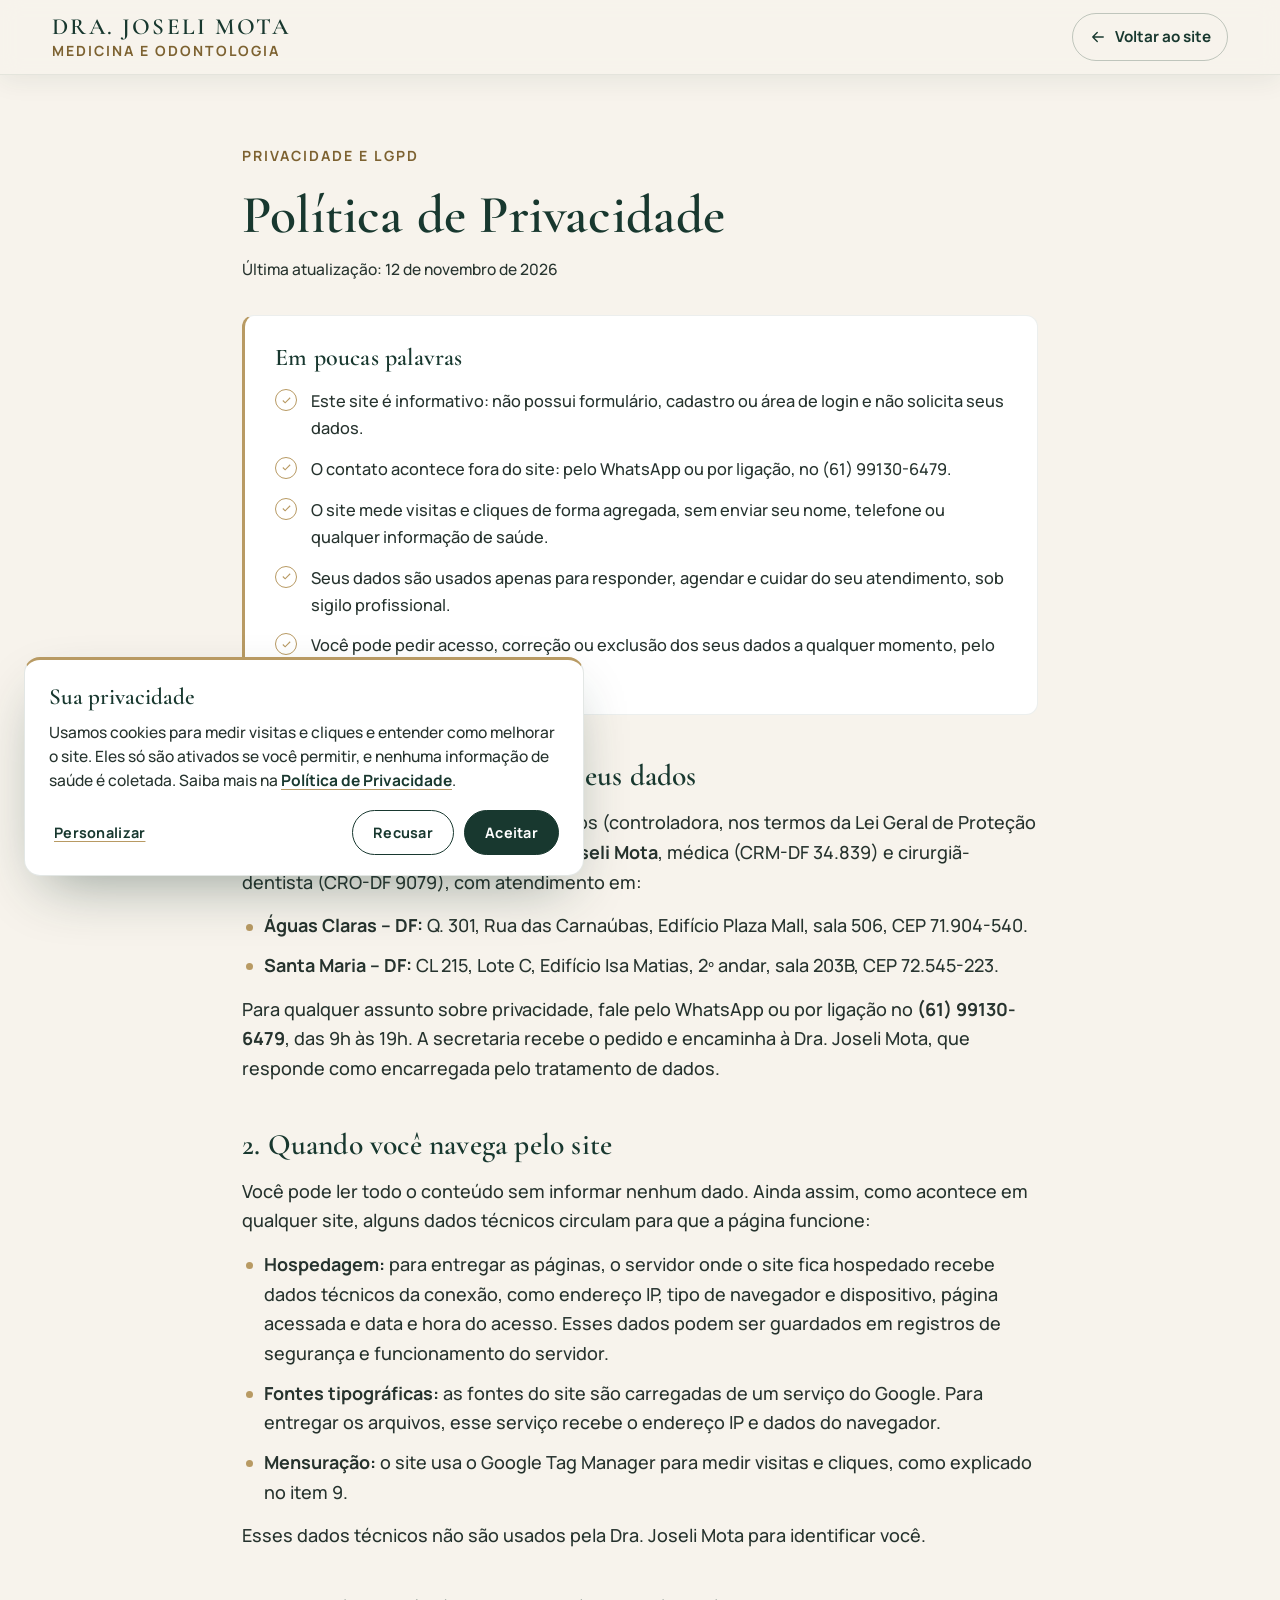
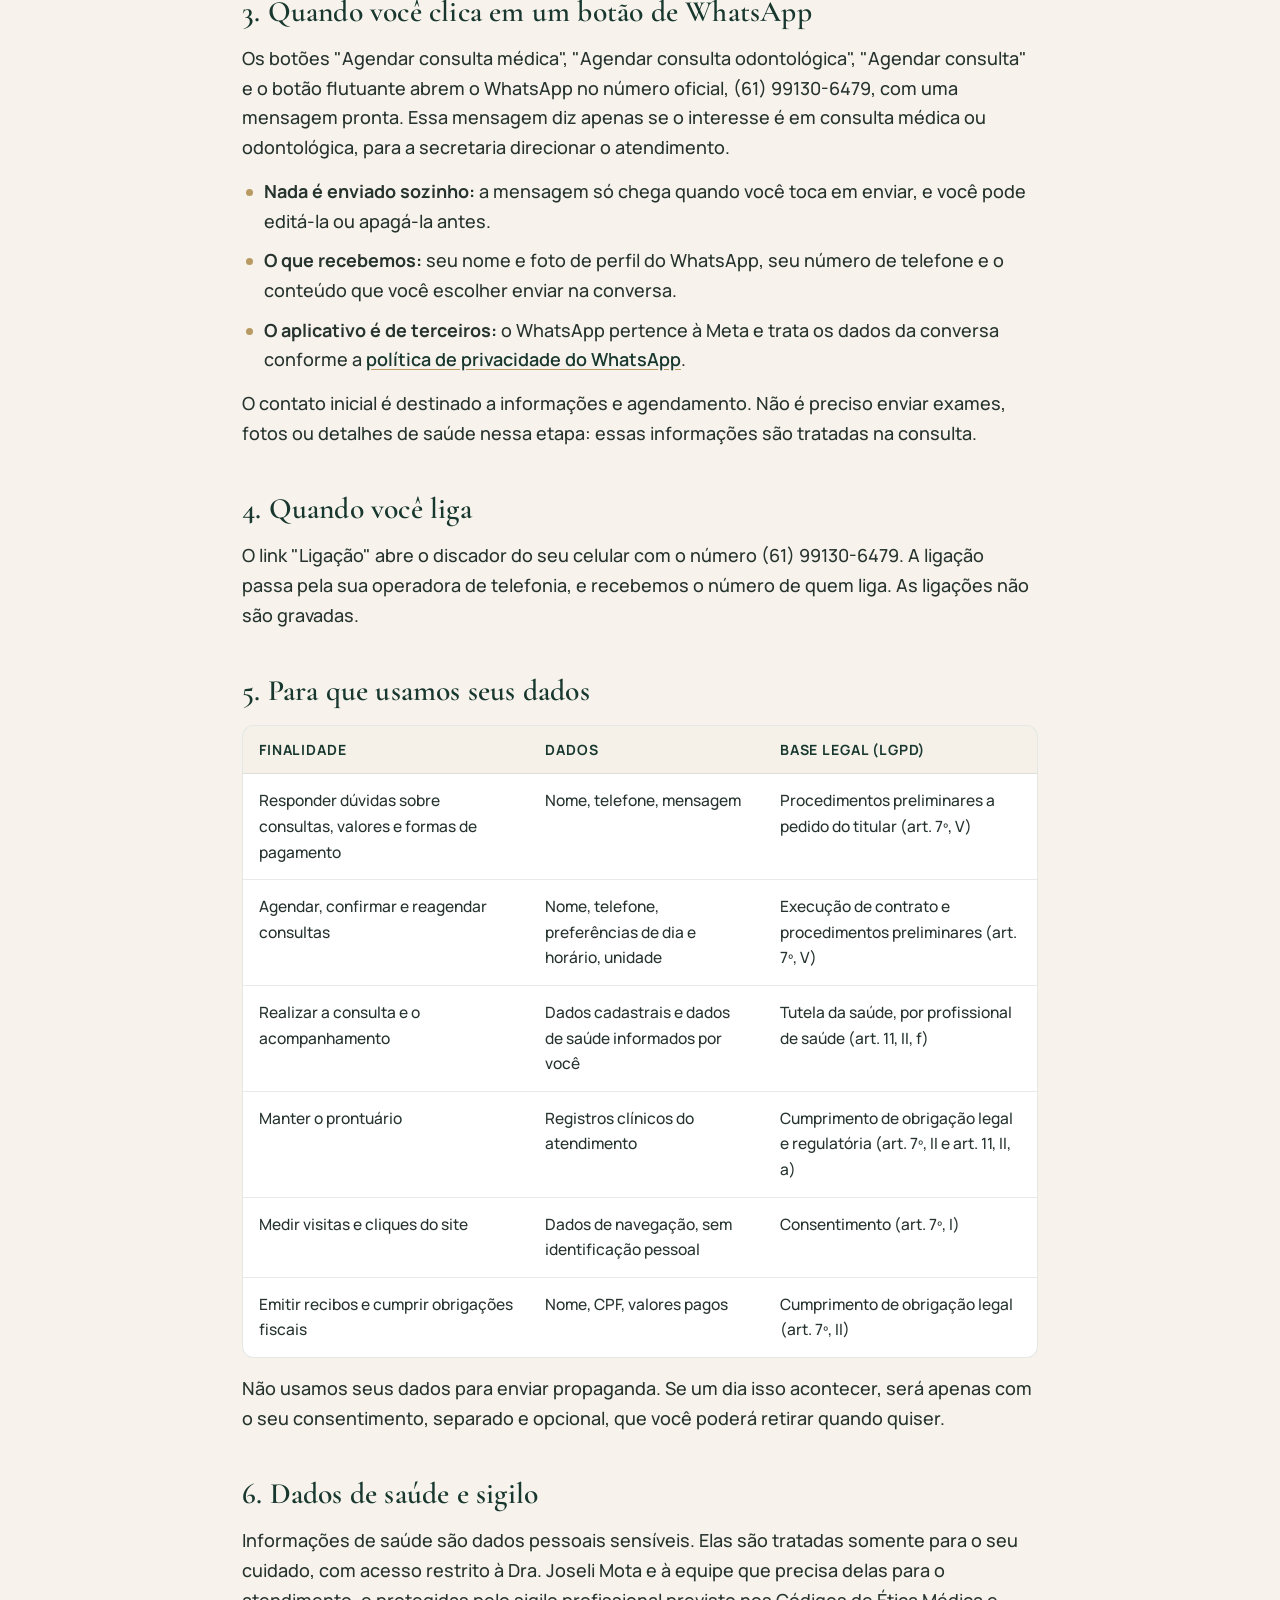
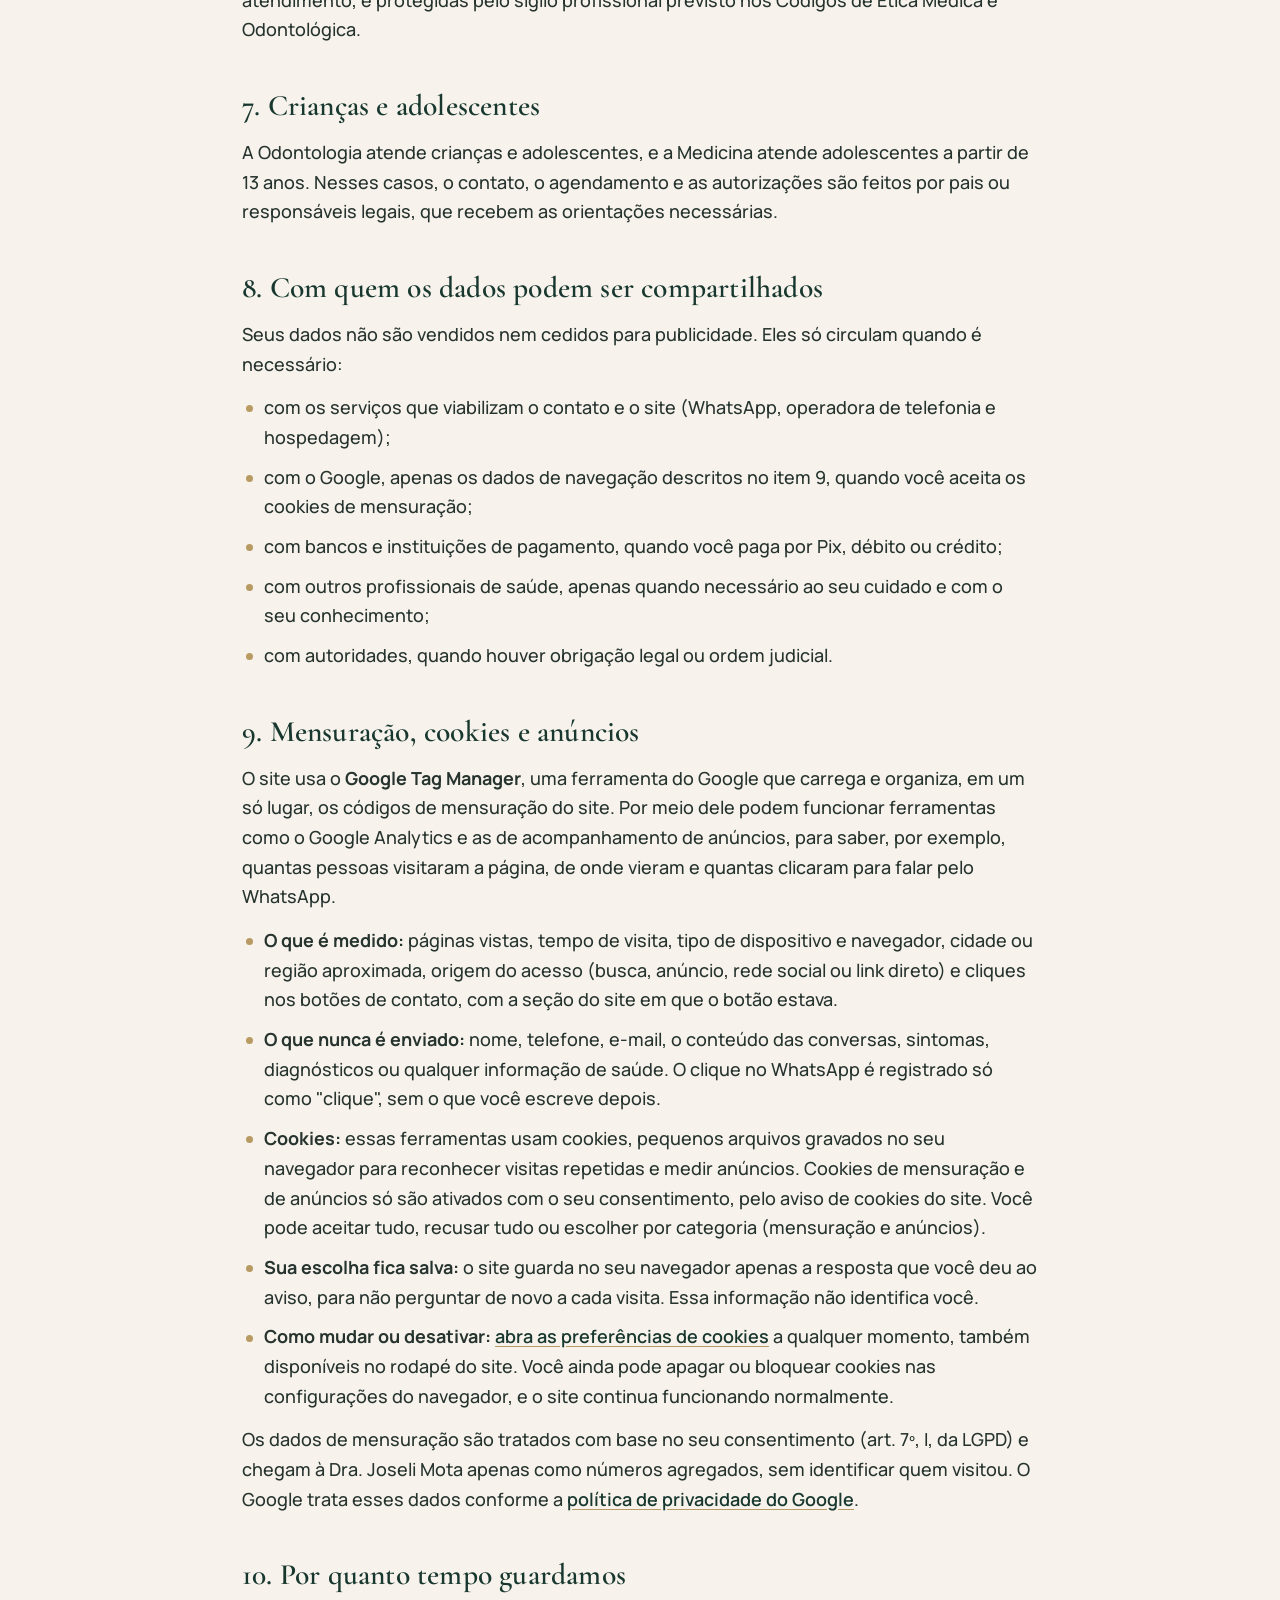
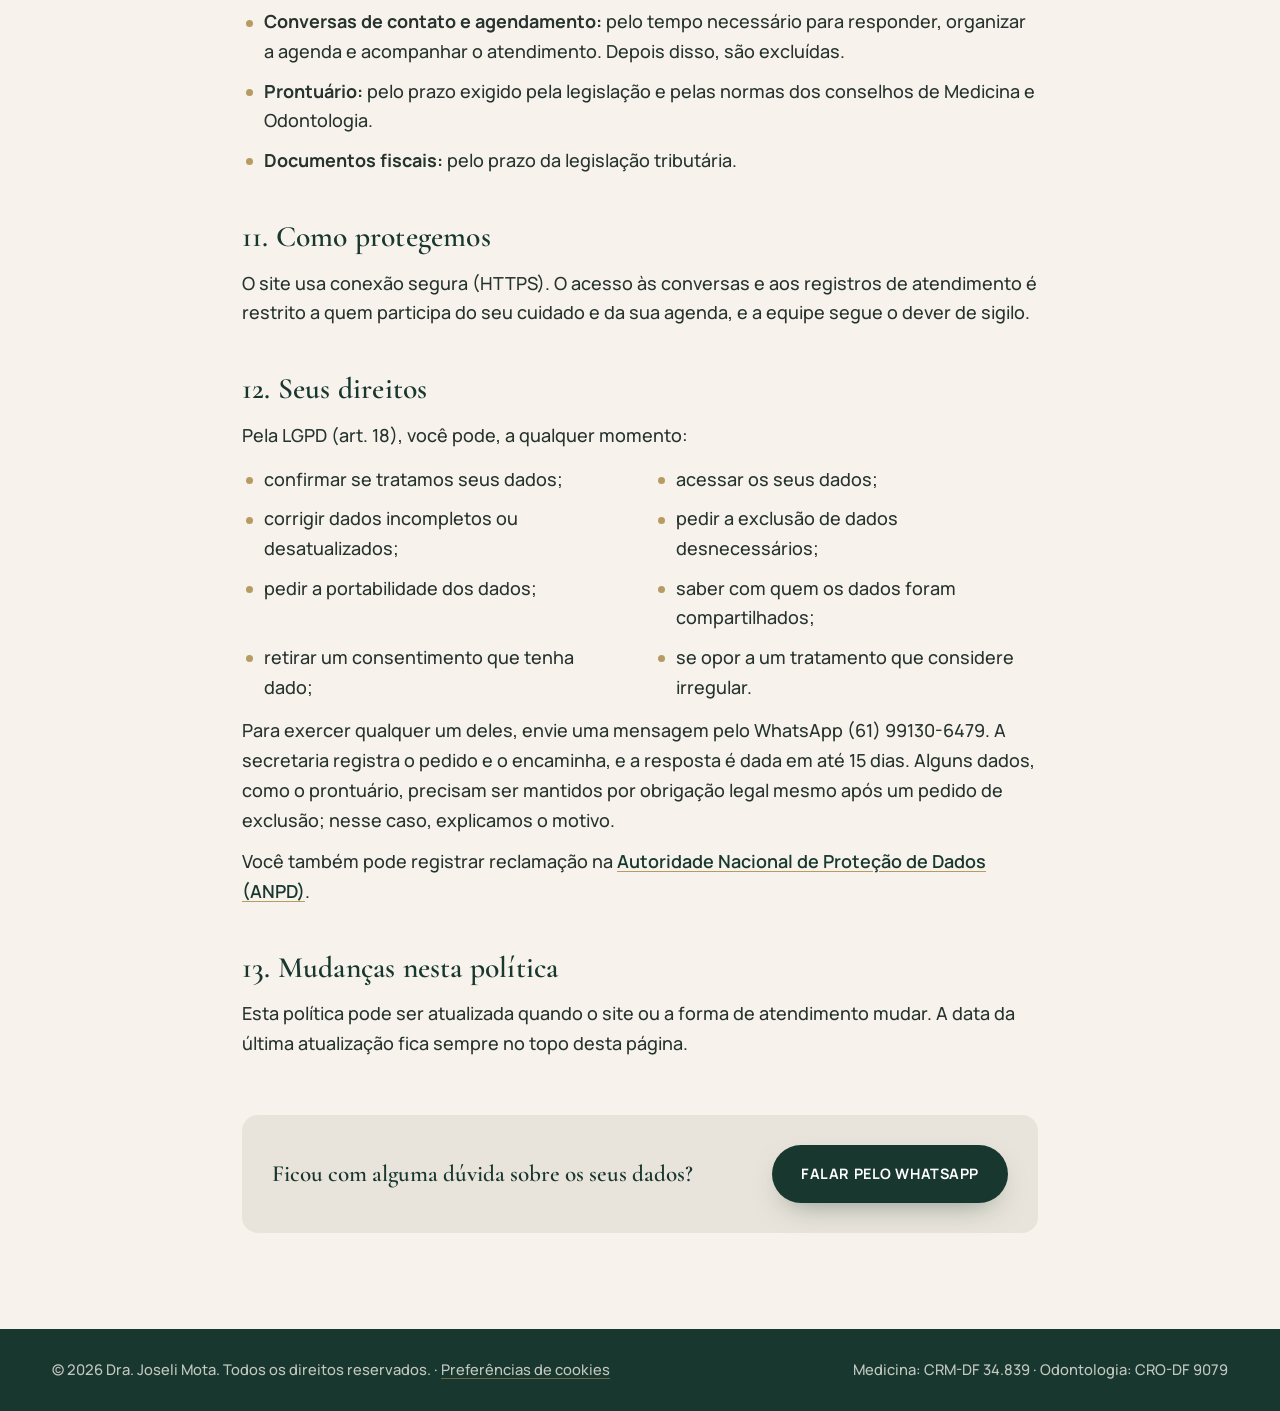
<file: politica-de-privacidade.html>
<!DOCTYPE html>
<html lang="pt-BR">
<head>
<meta charset="UTF-8">
<meta name="viewport" content="width=device-width, initial-scale=1.0">
<title>Política de Privacidade | Dra. Joseli Mota</title>
<meta name="description" content="Como o site da Dra. Joseli Mota trata seus dados: navegação, contato pelo WhatsApp e por ligação, agendamento e seus direitos pela LGPD.">
<meta name="robots" content="index, follow">

<!-- Consentimento de cookies (LGPD + Google Consent Mode v2): precisa vir ANTES do Google Tag Manager -->
<script src="js/consent.js?v=20261115"></script>
<!-- Google Tag Manager -->
<script>(function(w,d,s,l,i){w[l]=w[l]||[];w[l].push({'gtm.start':
new Date().getTime(),event:'gtm.js'});var f=d.getElementsByTagName(s)[0],
j=d.createElement(s),dl=l!='dataLayer'?'&l='+l:'';j.async=true;j.src=
'https://www.googletagmanager.com/gtm.js?id='+i+dl;f.parentNode.insertBefore(j,f);
})(window,document,'script','dataLayer','GTM-MP63BWMH');</script>
<!-- End Google Tag Manager -->

<link rel="preconnect" href="https://fonts.googleapis.com">
<link rel="preconnect" href="https://fonts.gstatic.com" crossorigin>
<link href="https://fonts.googleapis.com/css2?family=Cormorant+Garamond:ital,wght@0,400;0,500;0,600;0,700;1,400;1,500&family=Manrope:wght@400;500;600;700;800&display=swap" rel="stylesheet">

<link rel="stylesheet" href="css/style.css?v=20261115c">
</head>
<body class="legal-page">
<!-- Google Tag Manager (noscript) -->
<noscript><iframe src="https://www.googletagmanager.com/ns.html?id=GTM-MP63BWMH"
height="0" width="0" style="display:none;visibility:hidden"></iframe></noscript>
<!-- End Google Tag Manager (noscript) -->


<header id="site-header" class="scrolled">
  <div class="wrap nav">
    <a href="./" class="brand" aria-label="Voltar para a página inicial da Dra. Joseli Mota">
      <span class="brand-text">
        <span class="brand-name">Dra. Joseli Mota</span>
        <span class="brand-tag">Medicina e Odontologia</span>
      </span>
    </a>
    <a class="legal-back" href="./">
      <svg viewBox="0 0 24 24" fill="none" stroke="currentColor" stroke-width="1.8" stroke-linecap="round" stroke-linejoin="round" aria-hidden="true"><path d="M19 12H5M11 6l-6 6 6 6"/></svg>
      <span>Voltar<span class="legal-back-extra"> ao site</span></span>
    </a>
  </div>
</header>

<main id="main" class="legal">
  <div class="wrap legal-wrap">

    <span class="eyebrow">Privacidade e LGPD</span>
    <h1>Política de Privacidade</h1>
    <p class="legal-updated">Última atualização: 12 de novembro de 2026</p>

    <div class="legal-summary">
      <h2>Em poucas palavras</h2>
      <ul class="check-list">
        <li><span class="check" aria-hidden="true"><svg viewBox="0 0 24 24" fill="none" stroke="currentColor" stroke-width="2.4"><path d="M20 6 9 17l-5-5"/></svg></span>Este site é informativo: não possui formulário, cadastro ou área de login e não solicita seus dados.</li>
        <li><span class="check" aria-hidden="true"><svg viewBox="0 0 24 24" fill="none" stroke="currentColor" stroke-width="2.4"><path d="M20 6 9 17l-5-5"/></svg></span>O contato acontece fora do site: pelo WhatsApp ou por ligação, no (61) 99130-6479.</li>
        <li><span class="check" aria-hidden="true"><svg viewBox="0 0 24 24" fill="none" stroke="currentColor" stroke-width="2.4"><path d="M20 6 9 17l-5-5"/></svg></span>O site mede visitas e cliques de forma agregada, sem enviar seu nome, telefone ou qualquer informação de saúde.</li>
        <li><span class="check" aria-hidden="true"><svg viewBox="0 0 24 24" fill="none" stroke="currentColor" stroke-width="2.4"><path d="M20 6 9 17l-5-5"/></svg></span>Seus dados são usados apenas para responder, agendar e cuidar do seu atendimento, sob sigilo profissional.</li>
        <li><span class="check" aria-hidden="true"><svg viewBox="0 0 24 24" fill="none" stroke="currentColor" stroke-width="2.4"><path d="M20 6 9 17l-5-5"/></svg></span>Você pode pedir acesso, correção ou exclusão dos seus dados a qualquer momento, pelo mesmo WhatsApp.</li>
      </ul>
    </div>

    <section>
      <h2>1. Quem é responsável pelos seus dados</h2>
      <p>A responsável pelo tratamento dos dados (controladora, nos termos da Lei Geral de Proteção de Dados, Lei nº 13.709/2018) é a <strong>Dra. Joseli Mota</strong>, médica (CRM-DF 34.839) e cirurgiã-dentista (CRO-DF 9079), com atendimento em:</p>
      <ul class="legal-list">
        <li><strong>Águas Claras – DF:</strong> Q. 301, Rua das Carnaúbas, Edifício Plaza Mall, sala 506, CEP 71.904-540.</li>
        <li><strong>Santa Maria – DF:</strong> CL 215, Lote C, Edifício Isa Matias, 2º andar, sala 203B, CEP 72.545-223.</li>
      </ul>
      <p>Para qualquer assunto sobre privacidade, fale pelo WhatsApp ou por ligação no <strong>(61) 99130-6479</strong>, das 9h às 19h. A secretaria recebe o pedido e encaminha à Dra. Joseli Mota, que responde como encarregada pelo tratamento de dados.</p>
    </section>

    <section>
      <h2>2. Quando você navega pelo site</h2>
      <p>Você pode ler todo o conteúdo sem informar nenhum dado. Ainda assim, como acontece em qualquer site, alguns dados técnicos circulam para que a página funcione:</p>
      <ul class="legal-list">
        <li><strong>Hospedagem:</strong> para entregar as páginas, o servidor onde o site fica hospedado recebe dados técnicos da conexão, como endereço IP, tipo de navegador e dispositivo, página acessada e data e hora do acesso. Esses dados podem ser guardados em registros de segurança e funcionamento do servidor.</li>
        <li><strong>Fontes tipográficas:</strong> as fontes do site são carregadas de um serviço do Google. Para entregar os arquivos, esse serviço recebe o endereço IP e dados do navegador.</li>
        <li><strong>Mensuração:</strong> o site usa o Google Tag Manager para medir visitas e cliques, como explicado no item 9.</li>
      </ul>
      <p>Esses dados técnicos não são usados pela Dra. Joseli Mota para identificar você.</p>
    </section>

    <section>
      <h2>3. Quando você clica em um botão de WhatsApp</h2>
      <p>Os botões "Agendar consulta médica", "Agendar consulta odontológica", "Agendar consulta" e o botão flutuante abrem o WhatsApp no número oficial, (61) 99130-6479, com uma mensagem pronta. Essa mensagem diz apenas se o interesse é em consulta médica ou odontológica, para a secretaria direcionar o atendimento.</p>
      <ul class="legal-list">
        <li><strong>Nada é enviado sozinho:</strong> a mensagem só chega quando você toca em enviar, e você pode editá-la ou apagá-la antes.</li>
        <li><strong>O que recebemos:</strong> seu nome e foto de perfil do WhatsApp, seu número de telefone e o conteúdo que você escolher enviar na conversa.</li>
        <li><strong>O aplicativo é de terceiros:</strong> o WhatsApp pertence à Meta e trata os dados da conversa conforme a <a href="https://www.whatsapp.com/legal/privacy-policy" target="_blank" rel="noopener">política de privacidade do WhatsApp</a>.</li>
      </ul>
      <p>O contato inicial é destinado a informações e agendamento. Não é preciso enviar exames, fotos ou detalhes de saúde nessa etapa: essas informações são tratadas na consulta.</p>
    </section>

    <section>
      <h2>4. Quando você liga</h2>
      <p>O link "Ligação" abre o discador do seu celular com o número (61) 99130-6479. A ligação passa pela sua operadora de telefonia, e recebemos o número de quem liga. As ligações não são gravadas.</p>
    </section>

    <section>
      <h2>5. Para que usamos seus dados</h2>
      <div class="legal-table-wrap">
        <table class="legal-table">
          <thead>
            <tr><th scope="col">Finalidade</th><th scope="col">Dados</th><th scope="col">Base legal (LGPD)</th></tr>
          </thead>
          <tbody>
            <tr><td>Responder dúvidas sobre consultas, valores e formas de pagamento</td><td>Nome, telefone, mensagem</td><td>Procedimentos preliminares a pedido do titular (art. 7º, V)</td></tr>
            <tr><td>Agendar, confirmar e reagendar consultas</td><td>Nome, telefone, preferências de dia e horário, unidade</td><td>Execução de contrato e procedimentos preliminares (art. 7º, V)</td></tr>
            <tr><td>Realizar a consulta e o acompanhamento</td><td>Dados cadastrais e dados de saúde informados por você</td><td>Tutela da saúde, por profissional de saúde (art. 11, II, f)</td></tr>
            <tr><td>Manter o prontuário</td><td>Registros clínicos do atendimento</td><td>Cumprimento de obrigação legal e regulatória (art. 7º, II e art. 11, II, a)</td></tr>
            <tr><td>Medir visitas e cliques do site</td><td>Dados de navegação, sem identificação pessoal</td><td>Consentimento (art. 7º, I)</td></tr>
            <tr><td>Emitir recibos e cumprir obrigações fiscais</td><td>Nome, CPF, valores pagos</td><td>Cumprimento de obrigação legal (art. 7º, II)</td></tr>
          </tbody>
        </table>
      </div>
      <p>Não usamos seus dados para enviar propaganda. Se um dia isso acontecer, será apenas com o seu consentimento, separado e opcional, que você poderá retirar quando quiser.</p>
    </section>

    <section>
      <h2>6. Dados de saúde e sigilo</h2>
      <p>Informações de saúde são dados pessoais sensíveis. Elas são tratadas somente para o seu cuidado, com acesso restrito à Dra. Joseli Mota e à equipe que precisa delas para o atendimento, e protegidas pelo sigilo profissional previsto nos Códigos de Ética Médica e Odontológica.</p>
    </section>

    <section>
      <h2>7. Crianças e adolescentes</h2>
      <p>A Odontologia atende crianças e adolescentes, e a Medicina atende adolescentes a partir de 13 anos. Nesses casos, o contato, o agendamento e as autorizações são feitos por pais ou responsáveis legais, que recebem as orientações necessárias.</p>
    </section>

    <section>
      <h2>8. Com quem os dados podem ser compartilhados</h2>
      <p>Seus dados não são vendidos nem cedidos para publicidade. Eles só circulam quando é necessário:</p>
      <ul class="legal-list">
        <li>com os serviços que viabilizam o contato e o site (WhatsApp, operadora de telefonia e hospedagem);</li>
        <li>com o Google, apenas os dados de navegação descritos no item 9, quando você aceita os cookies de mensuração;</li>
        <li>com bancos e instituições de pagamento, quando você paga por Pix, débito ou crédito;</li>
        <li>com outros profissionais de saúde, apenas quando necessário ao seu cuidado e com o seu conhecimento;</li>
        <li>com autoridades, quando houver obrigação legal ou ordem judicial.</li>
      </ul>
    </section>

    <section id="mensuracao">
      <h2>9. Mensuração, cookies e anúncios</h2>
      <p>O site usa o <strong>Google Tag Manager</strong>, uma ferramenta do Google que carrega e organiza, em um só lugar, os códigos de mensuração do site. Por meio dele podem funcionar ferramentas como o Google Analytics e as de acompanhamento de anúncios, para saber, por exemplo, quantas pessoas visitaram a página, de onde vieram e quantas clicaram para falar pelo WhatsApp.</p>
      <ul class="legal-list">
        <li><strong>O que é medido:</strong> páginas vistas, tempo de visita, tipo de dispositivo e navegador, cidade ou região aproximada, origem do acesso (busca, anúncio, rede social ou link direto) e cliques nos botões de contato, com a seção do site em que o botão estava.</li>
        <li><strong>O que nunca é enviado:</strong> nome, telefone, e-mail, o conteúdo das conversas, sintomas, diagnósticos ou qualquer informação de saúde. O clique no WhatsApp é registrado só como "clique", sem o que você escreve depois.</li>
        <li><strong>Cookies:</strong> essas ferramentas usam cookies, pequenos arquivos gravados no seu navegador para reconhecer visitas repetidas e medir anúncios. Cookies de mensuração e de anúncios só são ativados com o seu consentimento, pelo aviso de cookies do site. Você pode aceitar tudo, recusar tudo ou escolher por categoria (mensuração e anúncios).</li>
        <li><strong>Sua escolha fica salva:</strong> o site guarda no seu navegador apenas a resposta que você deu ao aviso, para não perguntar de novo a cada visita. Essa informação não identifica você.</li>
        <li><strong>Como mudar ou desativar:</strong> <button type="button" class="cookie-prefs-link legal-prefs" data-cookie-prefs>abra as preferências de cookies</button> a qualquer momento, também disponíveis no rodapé do site. Você ainda pode apagar ou bloquear cookies nas configurações do navegador, e o site continua funcionando normalmente.</li>
      </ul>
      <p>Os dados de mensuração são tratados com base no seu consentimento (art. 7º, I, da LGPD) e chegam à Dra. Joseli Mota apenas como números agregados, sem identificar quem visitou. O Google trata esses dados conforme a <a href="https://policies.google.com/privacy" target="_blank" rel="noopener">política de privacidade do Google</a>.</p>
    </section>

    <section>
      <h2>10. Por quanto tempo guardamos</h2>
      <ul class="legal-list">
        <li><strong>Conversas de contato e agendamento:</strong> pelo tempo necessário para responder, organizar a agenda e acompanhar o atendimento. Depois disso, são excluídas.</li>
        <li><strong>Prontuário:</strong> pelo prazo exigido pela legislação e pelas normas dos conselhos de Medicina e Odontologia.</li>
        <li><strong>Documentos fiscais:</strong> pelo prazo da legislação tributária.</li>
      </ul>
    </section>

    <section>
      <h2>11. Como protegemos</h2>
      <p>O site usa conexão segura (HTTPS). O acesso às conversas e aos registros de atendimento é restrito a quem participa do seu cuidado e da sua agenda, e a equipe segue o dever de sigilo.</p>
    </section>

    <section>
      <h2>12. Seus direitos</h2>
      <p>Pela LGPD (art. 18), você pode, a qualquer momento:</p>
      <ul class="legal-list legal-list--cols">
        <li>confirmar se tratamos seus dados;</li>
        <li>acessar os seus dados;</li>
        <li>corrigir dados incompletos ou desatualizados;</li>
        <li>pedir a exclusão de dados desnecessários;</li>
        <li>pedir a portabilidade dos dados;</li>
        <li>saber com quem os dados foram compartilhados;</li>
        <li>retirar um consentimento que tenha dado;</li>
        <li>se opor a um tratamento que considere irregular.</li>
      </ul>
      <p>Para exercer qualquer um deles, envie uma mensagem pelo WhatsApp (61) 99130-6479. A secretaria registra o pedido e o encaminha, e a resposta é dada em até 15 dias. Alguns dados, como o prontuário, precisam ser mantidos por obrigação legal mesmo após um pedido de exclusão; nesse caso, explicamos o motivo.</p>
      <p>Você também pode registrar reclamação na <a href="https://www.gov.br/anpd" target="_blank" rel="noopener">Autoridade Nacional de Proteção de Dados (ANPD)</a>.</p>
    </section>

    <section>
      <h2>13. Mudanças nesta política</h2>
      <p>Esta política pode ser atualizada quando o site ou a forma de atendimento mudar. A data da última atualização fica sempre no topo desta página.</p>
    </section>

    <div class="legal-cta">
      <p>Ficou com alguma dúvida sobre os seus dados?</p>
      <a href="https://wa.me/5561991306479?text=Ol%C3%A1%21%20Tenho%20uma%20d%C3%BAvida%20sobre%20a%20Pol%C3%ADtica%20de%20Privacidade%20do%20site%20da%20Dra.%20Joseli%20Mota." target="_blank" rel="noopener" class="btn btn-odo">Falar pelo WhatsApp</a>
    </div>

  </div>
</main>

<footer class="legal-footer">
  <div class="wrap">
    <div class="footer-bottom">
      <span>&copy; 2026 Dra. Joseli Mota. Todos os direitos reservados. · <button type="button" class="cookie-prefs-link" data-cookie-prefs>Preferências de cookies</button></span>
      <span>Medicina: CRM-DF 34.839 · Odontologia: CRO-DF 9079</span>
    </div>
  </div>
</footer>

</body>
</html>
</file>
<file: css/style.css>
/* =============================================================
   Dra. Joseli Mota — Landing Page
   Estrutura conforme a arte aprovada pelo cliente.
   Sistema visual conforme Instruções e Regras de Design.
   ============================================================= */

:root{
  --verde:#18382F;
  --verde-2:#20463b;
  --dourado:#B89A63;
  --dourado-2:#a5854f;
  --marfim:#F7F3EC;
  --areia:#E9E4DB;
  --grafite:#24302C;
  /* Legibilidade: tons de texto escuros e dourado escurecido para texto pequeno sobre fundo claro */
  --texto:#26332e;
  --texto-2:#34423c;
  --dourado-texto:#7d6231;
  --dourado-btn:#8f6f38;
  --branco:#FFFFFF;
  --serif:'Cormorant Garamond', 'Georgia', serif;
  --sans:'Manrope', 'Segoe UI', system-ui, sans-serif;
  --maxw:1240px;
  --radius:12px;
}

*{margin:0;padding:0;box-sizing:border-box;}
html{scroll-behavior:smooth;scroll-padding-top:90px;}
body{
  font-family:var(--sans);
  color:var(--grafite);
  background:var(--marfim);
  font-size:17px;
  font-weight:500;
  line-height:1.65;
  -webkit-font-smoothing:antialiased;
}
@media(min-width:768px){ body{font-size:18px;} }

img,svg{display:block;max-width:100%;}
a{color:inherit;text-decoration:none;}
ul{list-style:none;}
.wrap{max-width:var(--maxw);margin:0 auto;padding:0 20px;}
@media(min-width:768px){ .wrap{padding:0 32px;} }

h1,h2,h3{font-family:var(--serif);font-weight:600;color:var(--verde);letter-spacing:.2px;}
h1{font-size:clamp(2.1rem,5vw,3.35rem);line-height:1.12;}
h2{font-size:clamp(1.8rem,3.4vw,2.55rem);line-height:1.18;font-weight:600;}
h3{font-size:clamp(1.3rem,2.2vw,1.6rem);line-height:1.3;font-weight:600;}
p{max-width:70ch;}
.center{text-align:center;margin-inline:auto;}
.eyebrow{
  font-family:var(--sans);
  font-size:.88rem;
  letter-spacing:.14em;
  text-transform:uppercase;
  color:var(--dourado-texto);
  font-weight:700;
  display:inline-block;
  margin-bottom:14px;
}
.lead{font-size:1.15rem;color:var(--texto);max-width:60ch;}
.fineprint{font-size:.92rem;color:var(--texto-2);margin-top:14px;}
.section{padding:96px 0;}
@media(max-width:767px){ .section{padding:64px 0;} }
.section-alt{background:var(--areia);}

/* ---------- Skip link ---------- */
.skip-link{position:absolute;left:-999px;top:0;background:var(--verde);color:#fff;padding:12px 18px;z-index:999;}
.skip-link:focus{left:12px;top:12px;}

/* ---------- Header ---------- */
header{
  position:fixed;top:0;left:0;right:0;z-index:100;
  background:rgba(247,243,236,.92);
  backdrop-filter:blur(10px);
  border-bottom:1px solid rgba(24,56,47,.08);
  transition:box-shadow .3s ease;
}
header.scrolled{box-shadow:0 6px 24px rgba(24,56,47,.07);}
.nav{display:flex;align-items:center;justify-content:space-between;height:74px;}
.brand{display:flex;align-items:center;gap:12px;}
.brand-text{display:flex;flex-direction:column;line-height:1.05;}
.brand-name{font-family:var(--serif);font-size:1.22rem;color:var(--verde);font-weight:600;letter-spacing:.1em;text-transform:uppercase;}
.brand-tag{font-size:.74rem;letter-spacing:.14em;text-transform:uppercase;color:var(--dourado-texto);margin-top:5px;font-weight:700;white-space:nowrap;}
@media(min-width:768px){
  .brand-name{font-size:1.45rem;}
  .brand-tag{font-size:.88rem;}
}

.nav-links{display:none;gap:32px;align-items:center;}
.nav-links a{
  font-size:1.02rem;font-weight:600;color:var(--grafite);
  position:relative;padding:6px 0;
}
.nav-links a::after{
  content:'';position:absolute;left:0;bottom:0;width:0;height:1.5px;background:var(--dourado);
  transition:width .25s ease;
}
.nav-links a:hover::after,.nav-links a:focus-visible::after{width:100%;}

.nav-cta{
  display:none;align-items:center;gap:8px;
  background:var(--verde);color:#fff;padding:11px 20px;border-radius:999px;
  font-size:.9rem;font-weight:700;letter-spacing:.02em;
  border:1px solid var(--verde);
  transition:background .25s ease;
}
.nav-cta:hover{background:var(--verde-2);}
@media(min-width:1024px){
  .nav-links{display:flex;}
  .nav-cta{display:inline-flex;}
}
.menu-btn{
  display:flex;flex-direction:column;gap:5px;background:none;border:none;cursor:pointer;padding:8px;
}
@media(min-width:1024px){ .menu-btn{display:none;} }
.menu-btn span{width:24px;height:2px;background:var(--verde);display:block;}

.mobile-menu{
  position:fixed;inset:0 0 0 auto;width:min(320px,84vw);height:100vh;background:var(--branco);
  transform:translateX(100%);transition:transform .35s ease;z-index:200;
  padding:28px 26px;box-shadow:-10px 0 40px rgba(0,0,0,.12);
  display:flex;flex-direction:column;gap:6px;
}
.mobile-menu.open{transform:translateX(0);}
.mobile-menu a{padding:14px 4px;font-size:1.05rem;font-weight:600;border-bottom:1px solid var(--areia);}
.mobile-menu-cta{
  margin-top:18px;text-align:center;background:var(--verde);color:#fff;border-radius:999px;
  border-bottom:none !important;font-size:1rem;letter-spacing:.02em;
}
.mobile-menu-close{align-self:flex-end;background:none;border:none;font-size:1.6rem;color:var(--verde);cursor:pointer;margin-bottom:10px;}
.overlay{position:fixed;inset:0;background:rgba(24,56,47,.35);z-index:150;opacity:0;pointer-events:none;transition:opacity .3s ease;}
.overlay.open{opacity:1;pointer-events:auto;}

/* ---------- Buttons ---------- */
.btn{
  display:inline-flex;align-items:center;justify-content:center;gap:8px;
  padding:16px 28px;border-radius:999px;font-weight:700;font-size:.9rem;
  letter-spacing:.04em;text-transform:uppercase;text-align:center;
  cursor:pointer;border:1px solid transparent;
  transition:transform .2s ease, background .25s ease, box-shadow .25s ease, border-color .25s ease;
}
.btn:active{transform:scale(.98);}
.btn-block{display:flex;width:100%;}
.btn-primary{background:var(--verde);color:#fff;box-shadow:0 12px 30px -14px rgba(24,56,47,.55);}
.btn-primary:hover{background:var(--verde-2);box-shadow:0 16px 34px -12px rgba(24,56,47,.6);}
.btn-ghost{background:transparent;color:var(--verde);border-color:rgba(24,56,47,.3);}
.btn-ghost:hover{border-color:var(--verde);background:rgba(24,56,47,.04);}
.btn-gold{background:var(--dourado);color:#fff;box-shadow:0 12px 30px -14px rgba(165,133,79,.55);}
.btn-gold:hover{background:var(--dourado-2);}
/* Paleta por área: Medicina = dourado / Odontologia = verde */
.btn-med{background:var(--dourado-btn);color:#fff;box-shadow:0 12px 30px -14px rgba(143,111,56,.7);}
.btn-med:hover{background:#7a5e2f;}
.btn-odo{background:var(--verde);color:#fff;box-shadow:0 12px 30px -14px rgba(24,56,47,.55);}
.btn-odo:hover{background:var(--verde-2);}
.btn-odo--on-dark{background:var(--marfim);color:var(--verde);box-shadow:none;}
.btn-odo--on-dark:hover{background:#fff;}

/* ---------- Hero ---------- */
.hero{
  position:relative;
  padding:74px 0 0;
  background:var(--marfim);
  overflow:hidden;
}
.hero-grid{display:flex;flex-direction:column;position:relative;z-index:2;}

/* Foto sem moldura: funde com o marfim da página */
.hero-visual{
  position:relative;order:-1;
  aspect-ratio:1280/909;margin:0 -20px;
  -webkit-mask-image:linear-gradient(180deg,#000 62%,transparent 100%);
          mask-image:linear-gradient(180deg,#000 62%,transparent 100%);
}
.hero-visual img{width:100%;height:100%;object-fit:cover;object-position:40% 20%;}
.hero-copy{padding-bottom:84px;margin-top:-28px;position:relative;}

@media(min-width:1024px){
  .hero{padding:0;display:flex;align-items:center;}
  .hero-grid{display:block;position:static;z-index:auto;width:100%;padding-top:120px;padding-bottom:110px;}
  .hero-copy{max-width:560px;margin:0;padding:0;position:relative;z-index:2;}
  .hero-visual{
    position:absolute;top:0;right:0;bottom:0;left:auto;width:58%;margin:0;aspect-ratio:auto;z-index:1;
    -webkit-mask-image:linear-gradient(90deg,transparent 0%,#000 32%),linear-gradient(180deg,#000 78%,transparent 100%);
            mask-image:linear-gradient(90deg,transparent 0%,#000 32%),linear-gradient(180deg,#000 78%,transparent 100%);
    -webkit-mask-composite:source-in;mask-composite:intersect;
  }
  .hero-visual img{object-position:30% 30%;}
}

.hero-copy h1{margin-bottom:18px;}
.h1-line{display:block;}
.hero-copy .lead{margin-bottom:28px;}

.hero-creds{display:grid;gap:14px;margin-bottom:30px;}
@media(min-width:560px){ .hero-creds{grid-template-columns:1fr 1fr;} }
.cred{
  display:flex;gap:12px;align-items:flex-start;
  padding:14px 16px;background:rgba(255,255,255,.6);
  border:1px solid rgba(24,56,47,.09);border-radius:10px;
}
.cred-icon{width:26px;height:26px;color:var(--dourado);flex-shrink:0;}
.cred--odo .cred-icon{color:var(--verde);}
.cred div{display:flex;flex-direction:column;}
.cred strong{font-size:.92rem;letter-spacing:.08em;text-transform:uppercase;color:var(--verde);}
.cred span{font-size:.95rem;color:var(--texto-2);margin-top:3px;}

.hero-ctas{display:grid;grid-template-columns:1fr;gap:14px;margin-bottom:18px;}
@media(min-width:560px){ .hero-ctas{width:max-content;max-width:100%;} }
@media(max-width:559px){ .hero-ctas .btn,.area-card .btn{padding-inline:16px;letter-spacing:.01em;} }
@media(max-width:400px){ .area-card{padding:32px 22px;} }
.hero-micro{font-size:.95rem;color:var(--texto-2);max-width:54ch;}

/* ---------- Áreas: Medicina / Odontologia ---------- */
.areas-band{padding-top:0;padding-bottom:24px;margin-top:-52px;position:relative;z-index:5;}
.benefits-band{padding-top:48px;}
.area-cards{display:grid;gap:26px;}
@media(min-width:860px){ .area-cards{grid-template-columns:1fr 1fr;} }
.area-card{
  background:var(--branco);border:1px solid rgba(24,56,47,.08);border-radius:16px;
  padding:38px 34px;display:flex;flex-direction:column;
  box-shadow:0 30px 60px -40px rgba(24,56,47,.35);
}
.area-icon{
  width:60px;height:60px;border-radius:50%;display:flex;align-items:center;justify-content:center;
  margin-bottom:20px;color:#fff;
}
.area-icon svg{width:28px;height:28px;}
.area-icon--green{background:var(--verde);}
.area-icon--gold{background:var(--dourado);}
.area-card h2{font-size:1.7rem;margin-bottom:10px;}
.area-card--med h2{color:var(--dourado-texto);}
.area-pillars{font-size:.97rem;font-weight:600;color:var(--verde);letter-spacing:.01em;margin-bottom:14px;}
.area-card--med .area-pillars{color:var(--dourado-texto);}
.area-desc{font-size:1.05rem;color:var(--texto-2);margin-bottom:26px;flex-grow:1;}

/* ---------- Benefícios ---------- */
.benefits-grid{
  display:grid;gap:1px;background:rgba(24,56,47,.1);
  border:1px solid rgba(24,56,47,.1);border-radius:var(--radius);overflow:hidden;margin-top:48px;
}
@media(min-width:600px){ .benefits-grid{grid-template-columns:1fr 1fr;} }
@media(min-width:1000px){ .benefits-grid{grid-template-columns:repeat(3,1fr);} }
.benefit{
  background:var(--marfim);padding:30px 26px;text-align:center;
  display:flex;flex-direction:column;align-items:center;gap:14px;
}
.benefit-icon{
  width:48px;height:48px;border-radius:50%;background:rgba(184,154,99,.16);color:var(--dourado-2);
  display:flex;align-items:center;justify-content:center;
}
.benefit-icon svg{width:24px;height:24px;}
.benefit p{font-size:1.03rem;color:var(--texto);max-width:24ch;}

/* ---------- Como funciona ---------- */
.about-band__flow{text-align:left;display:flex;flex-direction:column;align-items:flex-start;}
.about-band__flow h2{margin:6px 0 12px;max-width:32ch;}
.flow-steps{display:grid;gap:22px;margin-bottom:34px;width:100%;text-align:left;}
@media(min-width:560px){ .flow-steps{grid-template-columns:1fr 1fr;} }
@media(min-width:1000px){ .flow-steps{grid-template-columns:repeat(4,1fr);gap:28px;} }
.flow-step{padding-left:18px;border-left:2px solid rgba(184,154,99,.45);}
.flow-num{font-family:var(--serif);font-size:1.6rem;font-weight:600;color:var(--dourado-texto);line-height:1;}
.flow-step h3{margin:6px 0 6px;font-size:1.25rem;}
.flow-step p{font-size:1rem;color:var(--texto-2);}
.about-band__flow .fineprint{margin-top:14px;}

/* ---------- Sobre ---------- */
.about-band{display:grid;}
.about-band__bio{display:grid;gap:0;max-width:1000px;margin-inline:auto;width:100%;}
.about-band__bio .about-portrait{margin-bottom:24px;}
@media(min-width:900px){
  .about-band__bio{grid-template-columns:.8fr 1.2fr;column-gap:56px;align-items:center;}
  .about-band__bio .about-portrait{grid-row:1 / span 3;margin-bottom:0;}
  .about-band__bio .eyebrow{align-self:end;}
  .about-band__bio .cred-badges{align-self:start;}
}
.text-block{max-width:60ch;}
.text-block p + p{margin-top:14px;}
.text-block__closing strong{color:var(--verde);font-weight:700;}
.cred-badges{display:flex;flex-wrap:wrap;gap:8px;margin-top:22px;}
.cred-badges li{
  font-size:.88rem;font-weight:700;letter-spacing:.04em;text-transform:uppercase;color:var(--verde);
  background:rgba(184,154,99,.18);padding:7px 12px;border-radius:999px;
}

.about-portrait{
  aspect-ratio:3/4;border-radius:16px;
  background:linear-gradient(160deg, var(--areia), #d8d0bf);
  position:relative;overflow:hidden;
  display:flex;align-items:center;justify-content:center;
  border:1px solid rgba(24,56,47,.08);
}
.about-portrait--wide{aspect-ratio:16/10;}
@media(max-width:640px){ .about-portrait{aspect-ratio:4/5;max-height:70vh;} }
.about-portrait span{
  font-family:var(--serif);color:var(--verde);font-size:.9rem;text-align:center;padding:20px;
  opacity:.55;letter-spacing:.04em;line-height:1.5;
}
.about-portrait::after{
  content:'';position:absolute;inset:14px;border:1px solid rgba(184,154,99,.4);border-radius:10px;
}
.about-portrait img{position:absolute;inset:0;width:100%;height:100%;object-fit:cover;}

/* ---------- Ortodontia ---------- */
.ortho-section{background:var(--verde);color:var(--marfim);position:relative;overflow:hidden;}
.ortho-section::before{
  content:'';position:absolute;top:-200px;left:-200px;width:520px;height:520px;border-radius:50%;
  border:1px solid rgba(247,243,236,.08);
}
.ortho-grid{display:grid;gap:48px;position:relative;z-index:2;}
@media(min-width:1000px){ .ortho-grid{grid-template-columns:1fr 1fr;align-items:center;} }
.ortho-section h2,.ortho-section h3{color:var(--marfim);}
.ortho-section .eyebrow{color:var(--dourado);}
.ortho-copy h2{margin:6px 0 20px;}
.ortho-section .lead{color:rgba(247,243,236,.94);margin-bottom:18px;}
.ortho-note-inline{
  font-size:1rem;color:rgba(247,243,236,.9);border-left:2px solid var(--dourado);
  padding-left:16px;margin-bottom:28px;max-width:56ch;
}
.ortho-include .about-portrait{
  background:linear-gradient(160deg, #24493d, #1b3a30);margin-bottom:24px;border-color:rgba(247,243,236,.12);
}
.ortho-include .about-portrait--wide{aspect-ratio:4/3;}
.ortho-include .about-portrait img{object-position:50% 38%;}
@media(max-width:640px){ .ortho-include .about-portrait--wide{aspect-ratio:4/5;} }
.ortho-include .about-portrait::after{border-color:rgba(247,243,236,.25);}
.ortho-include h3{margin-bottom:16px;}
.check-list{display:grid;gap:14px;}
.check-list li{display:flex;gap:14px;align-items:flex-start;font-size:1.02rem;color:rgba(247,243,236,.95);}
.check{
  flex-shrink:0;width:22px;height:22px;border-radius:50%;border:1px solid var(--dourado);color:var(--dourado);
  display:flex;align-items:center;justify-content:center;margin-top:1px;
}
.check svg{width:11px;height:11px;}

/* ---------- FAQ ---------- */
.faq-grid{display:grid;gap:44px;}
.faq-col,.faq-cta{width:100%;max-width:960px;margin-inline:auto;}
.faq-col h2{margin:0 0 28px;text-align:left;}
.faq-review-note{font-size:.8rem;color:#8a7a55;font-style:italic;margin-bottom:26px;}
.faq-list{display:grid;gap:12px;}
.faq-item{
  --ease:cubic-bezier(.22,1,.36,1);
  background:var(--branco);border:1px solid rgba(24,56,47,.1);border-radius:10px;
  overflow:hidden;
  transition:border-color .45s var(--ease), box-shadow .45s var(--ease);
}
.faq-item:hover{border-color:rgba(184,154,99,.45);}
.faq-item[open]{
  border-color:rgba(184,154,99,.5);
  box-shadow:0 18px 36px -26px rgba(24,56,47,.35);
}
.faq-item summary{
  list-style:none;cursor:pointer;padding:18px 20px;min-height:56px;
  display:flex;align-items:center;justify-content:space-between;gap:16px;
  font-weight:700;font-size:1.05rem;color:var(--verde);
  outline:none;-webkit-tap-highlight-color:transparent;
  transition:color .3s ease;
}
.faq-item summary:hover{color:var(--verde-2);}
.faq-item summary:focus-visible{outline:2px solid var(--dourado);outline-offset:-3px;border-radius:10px;}
.faq-item summary::-webkit-details-marker{display:none;}
.faq-toggle{
  position:relative;width:14px;height:14px;flex-shrink:0;
  transition:transform .5s var(--ease);
}
.faq-toggle::before,.faq-toggle::after{
  content:'';position:absolute;background:var(--dourado);
  transition:transform .5s var(--ease), background-color .3s ease;
}
.faq-toggle::before{left:0;top:6px;width:14px;height:2px;}
.faq-toggle::after{left:6px;top:0;width:2px;height:14px;}
.faq-item[open] .faq-toggle{transform:rotate(180deg);}
.faq-item[open] .faq-toggle::after{transform:scaleY(0);}
.faq-answer{padding:0 20px 20px;}
.faq-answer p{font-size:1.02rem;color:var(--texto-2);max-width:64ch;}

.faq-cta{
  background:linear-gradient(135deg,#FBF8F2 0%,#F4EEE3 100%);
  border:1px solid rgba(184,154,99,.28);border-radius:16px;padding:34px 28px;
  display:flex;flex-direction:column;align-items:center;justify-content:center;gap:14px;text-align:center;
}
.faq-cta-head{display:flex;align-items:center;justify-content:center;gap:18px;text-align:left;}
.faq-cta-mark{width:56px;height:56px;flex-shrink:0;color:var(--dourado-2);}
.faq-cta-mark svg{width:100%;height:100%;}
.faq-cta h3{color:var(--verde);font-size:clamp(1.45rem,2.6vw,1.9rem);line-height:1.2;max-width:18ch;}
.faq-cta p{color:var(--texto-2);font-size:1.05rem;margin-bottom:6px;}
.faq-cta-actions{display:flex;flex-direction:column;gap:12px;width:100%;margin-top:6px;}
.faq-cta .btn{flex:1 1 0;width:100%;justify-content:space-between;gap:8px;padding:16px 18px;font-size:.9rem;letter-spacing:.02em;line-height:1.3;}
.faq-cta .btn span{flex:1;text-align:center;}
.faq-cta .btn svg{width:18px;height:18px;flex-shrink:0;}
@media(min-width:1000px){
  .faq-cta{padding:40px 36px;}
  .faq-cta-mark{width:72px;height:72px;}
  .faq-cta-actions{flex-direction:row;}
}

/* ---------- Briefing: blocos de conteúdo ---------- */
.section-head{text-align:left;}
.section-head h2{margin-top:6px;}
.benefits-grid{margin-top:40px;}
.benefit p{max-width:30ch;}
.area-audience{font-size:.9rem;font-weight:700;letter-spacing:.06em;text-transform:uppercase;color:var(--texto-2);margin-bottom:10px;}

.panel-note{
  width:100%;max-width:none;margin:40px 0 0;padding:28px 32px;background:var(--branco);
  border:1px solid rgba(24,56,47,.08);border-left:3px solid var(--dourado);border-radius:var(--radius);
}
.panel-note h3{margin-bottom:8px;}
.panel-note p{font-size:1.05rem;color:var(--texto);max-width:none;}

.goal-grid,.scope-grid{display:grid;gap:20px;margin-top:40px;}
@media(min-width:700px){ .goal-grid{grid-template-columns:1fr 1fr;} }
@media(min-width:1100px){ .goal-grid{grid-template-columns:repeat(4,1fr);} }
.scope-grid{max-width:none;}
@media(min-width:800px){ .scope-grid{grid-template-columns:1.25fr 1fr;} }
.goal-card{
  background:var(--branco);border:1px solid rgba(24,56,47,.08);border-radius:16px;padding:28px 24px;
  box-shadow:0 24px 50px -40px rgba(24,56,47,.35);
}
.goal-card h3{font-size:1.25rem;margin-bottom:18px;padding-bottom:14px;border-bottom:1px solid rgba(184,154,99,.35);}
.goal-card .check-list li{color:var(--texto);font-size:1rem;}
.goal-card--plain{display:flex;align-items:center;}
.goal-card--plain .check-list{gap:16px;}
.goal-card--plain .check-list li{font-size:1.05rem;}

.flow-sub{font-family:var(--serif);font-size:clamp(1.3rem,2vw,1.55rem);font-weight:600;color:var(--verde-2);margin:0 0 20px;}
.flow-text{width:100%;max-width:none;margin:0 0 38px;display:grid;gap:12px;font-size:1.05rem;color:var(--texto);text-align:left;}
.flow-text p{max-width:none;}

.ortho-aud{font-size:.9rem;font-weight:700;letter-spacing:.06em;text-transform:uppercase;color:rgba(247,243,236,.92);margin-bottom:6px;}
.ortho-pillars{font-weight:700;color:var(--dourado);margin-bottom:20px;}
.ortho-text{font-size:1.06rem;color:rgba(247,243,236,.95);margin-bottom:16px;max-width:60ch;}
.ortho-copy .btn{margin-top:10px;}
.ortho-copy h2{font-size:clamp(1.6rem,3vw,2.2rem);}
.ortho-grid--second{margin-top:72px;padding-top:56px;border-top:1px solid rgba(247,243,236,.14);}
@media(min-width:1000px){ .ortho-grid--second{align-items:start;} }
.ortho-grid--second h3{margin-bottom:16px;max-width:30ch;}
.ortho-grid--second h3.ortho-highlight{font-size:clamp(1.6rem,3vw,2.1rem);line-height:1.2;margin-bottom:22px;max-width:24ch;}
.signs-list{margin-top:18px;}
@media(min-width:640px){ .signs-list{grid-template-columns:1fr 1fr;column-gap:24px;} }
.signs-list li{font-size:1rem;}
.ressalva{
  margin-top:24px;padding:16px 18px;border:1px solid rgba(247,243,236,.18);border-radius:10px;
  font-size:.97rem;color:rgba(247,243,236,.95);max-width:none;
}
.ressalva strong{display:block;font-size:.9rem;letter-spacing:.14em;text-transform:uppercase;color:var(--dourado);margin-bottom:6px;}

.info-grid{display:grid;gap:22px;margin:40px 0 0;}
@media(min-width:760px){ .info-grid{grid-template-columns:1fr 1fr;gap:26px 40px;} }
.info-item{padding-left:18px;border-left:2px solid rgba(184,154,99,.45);font-size:1.05rem;color:var(--texto);max-width:none;}
.info-item--lead{color:var(--verde);font-weight:600;}
.info-grid--odo .info-item{border-left-color:rgba(24,56,47,.4);}
#consulta-odontologica .eyebrow{color:var(--verde);}

/* ---------- Depoimentos ---------- */
.testimonials{
  background:radial-gradient(120% 90% at 0% 0%, var(--verde-2) 0%, var(--verde) 60%);
  color:var(--marfim);position:relative;overflow:hidden;
}
.testimonials::before{
  content:'';position:absolute;bottom:-220px;right:-180px;width:520px;height:520px;border-radius:50%;
  border:1px solid rgba(247,243,236,.08);
}
.testimonials .wrap{position:relative;z-index:2;}
.testimonials .eyebrow{color:var(--dourado);}
.testimonials h2{color:var(--marfim);font-size:clamp(2rem,4.4vw,3.3rem);line-height:1.08;max-width:none;}
.testimonials h2 em{display:block;font-style:italic;font-weight:500;color:var(--dourado);}
.testimonial-grid{display:grid;gap:22px;margin-top:44px;}
@media(min-width:860px){ .testimonial-grid{grid-template-columns:1fr 1fr;gap:26px;} }
.testimonial{
  display:flex;flex-direction:column;margin:0;
  padding:34px 30px 30px;border-radius:16px;
  background:rgba(247,243,236,.05);border:1px solid rgba(247,243,236,.14);
}
@media(min-width:768px){ .testimonial{padding:40px 40px 34px;} }
.testimonial-mark{font-family:var(--serif);font-size:5.4rem;line-height:1;color:var(--dourado);height:44px;margin-bottom:12px;overflow:visible;}
.testimonial blockquote{flex-grow:1;}
.testimonial blockquote p{
  font-family:var(--serif);font-weight:500;font-size:clamp(1.22rem,1.7vw,1.4rem);line-height:1.6;
  color:rgba(247,243,236,.96);max-width:none;
}
.testimonial figcaption{
  margin-top:26px;padding-top:18px;border-top:1px solid rgba(184,154,99,.35);
  font-size:.92rem;font-weight:700;letter-spacing:.12em;text-transform:uppercase;color:#CBB07A;
}

/* ---------- Footer ---------- */
footer{background:var(--verde);color:rgba(247,243,236,.9);padding:0 0 30px;font-size:.97rem;}
.footer-top{
  display:grid;gap:22px;padding:40px 0;
  border-bottom:1px solid rgba(247,243,236,.14);
}
@media(min-width:768px){ .footer-top{grid-template-columns:repeat(3,1fr);} }
.footer-top__item{display:flex;gap:14px;align-items:flex-start;}
.footer-top__icon{width:26px;height:26px;color:var(--dourado);flex-shrink:0;}
.footer-top__item div{display:flex;flex-direction:column;gap:4px;}
.footer-top__item strong{color:var(--marfim);font-size:.92rem;letter-spacing:.06em;text-transform:uppercase;}
.footer-top__item span{font-size:.97rem;}

.footer-grid{display:grid;gap:34px;padding-top:44px;}
@media(min-width:768px){ .footer-grid{grid-template-columns:1fr 1fr;} }
@media(min-width:1100px){ .footer-grid{grid-template-columns:1.1fr 1fr 1fr 1.45fr;} }

/* Contato: título sublinhado, lista com ícones e destaque de hora marcada */
footer h4.footer-contact-title{display:inline-block;font-size:1.05rem;letter-spacing:.14em;padding-bottom:8px;border-bottom:3px solid var(--dourado);margin-bottom:20px;}
.contact-list{display:grid;gap:12px;}
.contact-list li{display:flex;gap:12px;align-items:flex-start;line-height:1.5;}
.contact-list svg{width:22px;height:22px;flex-shrink:0;color:var(--dourado);margin-top:1px;}
footer .contact-list a{text-decoration:none;font-weight:600;color:var(--marfim);}
footer .contact-list a:hover{text-decoration:underline;text-decoration-color:var(--dourado);}
.appointment-box{
  display:flex;gap:16px;align-items:flex-start;margin-top:22px;padding:18px 18px 18px 16px;
  border:1px solid rgba(184,154,99,.6);border-radius:14px;background:rgba(247,243,236,.05);
}
.appointment-box svg{width:32px;height:32px;flex-shrink:0;color:var(--dourado);}
.appointment-box div{border-left:1px solid rgba(184,154,99,.5);padding-left:16px;}
.appointment-box strong{display:block;color:var(--marfim);font-size:.9rem;font-weight:700;letter-spacing:.04em;text-transform:uppercase;line-height:1.35;}
.appointment-box p{margin-top:6px;font-size:.95rem;line-height:1.55;}
footer h4{color:var(--marfim);font-family:var(--sans);font-size:.92rem;letter-spacing:.1em;text-transform:uppercase;margin-bottom:14px;font-weight:700;}
footer .brand-name{color:var(--marfim);display:block;}
footer .brand-tag{color:var(--dourado);display:block;margin:6px 0 0;white-space:normal;}
footer p{margin-top:12px;line-height:1.7;}
footer a{opacity:1;text-decoration:underline;text-decoration-color:rgba(184,154,99,.6);text-underline-offset:3px;}
footer a:hover{text-decoration-color:var(--dourado);}
.disclaimer{
  margin-top:34px;padding:18px 20px;background:rgba(247,243,236,.05);border-radius:8px;
  border:1px solid rgba(247,243,236,.12);font-size:.97rem;line-height:1.7;
}
.footer-bottom{
  margin-top:26px;padding-top:24px;border-top:1px solid rgba(247,243,236,.14);
  display:flex;flex-wrap:wrap;gap:12px;justify-content:space-between;font-size:.92rem;opacity:.85;
}

/* ---------- Política de Privacidade ---------- */
.legal-back{
  display:inline-flex;align-items:center;gap:8px;font-size:.95rem;font-weight:700;color:var(--verde);
  padding:10px 16px;border:1px solid rgba(24,56,47,.25);border-radius:999px;transition:background .25s ease;
}
.legal-back:hover{background:rgba(24,56,47,.05);}
.legal-back{white-space:nowrap;flex-shrink:0;}
@media(max-width:480px){ .legal-back{padding:8px 14px;} .legal-back-extra{display:none;} }
.legal-back svg{width:18px;height:18px;}
.legal{padding:140px 0 96px;}
@media(max-width:767px){ .legal{padding:116px 0 64px;} }
.legal-wrap{max-width:860px;}
.legal h1{margin-top:4px;}
.legal-updated{margin-top:12px;color:var(--texto-2);font-size:.97rem;}
.legal section{margin-top:44px;}
.legal h2{font-size:clamp(1.45rem,2.6vw,1.85rem);margin-bottom:14px;}
.legal p{max-width:none;color:var(--texto);}
.legal p + p{margin-top:12px;}
.legal a:not(.btn){color:var(--verde);font-weight:600;text-decoration:underline;text-decoration-color:var(--dourado);text-underline-offset:3px;}
.legal-list{display:grid;gap:10px;margin:14px 0;padding-left:0;}
.legal-list li{position:relative;padding-left:22px;color:var(--texto);}
.legal-list li::before{content:'';position:absolute;left:4px;top:.68em;width:7px;height:7px;border-radius:50%;background:var(--dourado);}
@media(min-width:700px){ .legal-list--cols{grid-template-columns:1fr 1fr;column-gap:28px;} }
.legal-summary{
  margin-top:32px;padding:28px 30px;background:var(--branco);border:1px solid rgba(24,56,47,.08);
  border-left:3px solid var(--dourado);border-radius:var(--radius);
}
.legal-summary h2{font-size:1.5rem;margin-bottom:16px;}
.legal-summary .check-list li{color:var(--texto);font-size:1.02rem;}
.legal-table-wrap{overflow-x:auto;margin:16px 0;border:1px solid rgba(24,56,47,.12);border-radius:var(--radius);background:var(--branco);}
.legal-table{width:100%;border-collapse:collapse;font-size:.97rem;min-width:560px;}
.legal-table th{text-align:left;font-size:.88rem;letter-spacing:.06em;text-transform:uppercase;color:var(--verde);background:rgba(184,154,99,.14);padding:12px 16px;}
.legal-table td{padding:14px 16px;border-top:1px solid rgba(24,56,47,.1);vertical-align:top;color:var(--texto);}
.legal-cta{
  margin-top:56px;padding:30px;border-radius:16px;background:var(--areia);
  display:flex;flex-wrap:wrap;gap:18px;align-items:center;justify-content:space-between;
}
.legal-cta p{font-family:var(--serif);font-size:1.45rem;font-weight:600;color:var(--verde);}
.legal-footer{padding:4px 0 30px;}
.legal-footer .footer-bottom{border-top:0;margin-top:0;}

/* ---------- Página 404 ---------- */
.error-page{min-height:100vh;display:flex;flex-direction:column;}
.error404{flex:1;position:relative;overflow:hidden;padding:150px 0 96px;}
@media(max-width:767px){ .error404{padding:120px 0 64px;} }
.error404::before{
  content:'';position:absolute;top:60px;right:-160px;width:520px;height:520px;border-radius:50%;
  border:1px solid rgba(184,154,99,.35);pointer-events:none;
}
.error404::after{
  content:'';position:absolute;bottom:-220px;left:-180px;width:460px;height:460px;border-radius:50%;
  border:1px solid rgba(24,56,47,.1);pointer-events:none;
}
.error404-wrap{position:relative;z-index:1;max-width:820px;}
.error404-code{
  font-family:var(--serif);font-weight:600;font-size:clamp(6rem,18vw,10.5rem);line-height:.9;
  color:transparent;-webkit-text-stroke:1.5px var(--dourado);letter-spacing:.02em;margin-bottom:18px;
}
.error404 h1{font-size:clamp(2rem,4.6vw,3rem);max-width:26ch;}
.error404-text{margin-top:16px;font-size:1.1rem;color:var(--texto);max-width:56ch;}
.error404-actions{display:flex;flex-wrap:wrap;gap:12px;margin-top:30px;}
.error404-actions .btn-ghost{border-width:1.5px;border-color:var(--verde);}
@media(max-width:559px){ .error404-actions .btn{flex:1 1 100%;} }
.error404-links{
  display:grid;gap:12px;margin-top:48px;padding-top:32px;border-top:1px solid rgba(184,154,99,.35);
}
@media(min-width:640px){ .error404-links{grid-template-columns:1fr 1fr;} }
.error404-links a{
  display:flex;flex-direction:column;gap:2px;padding:16px 18px;border-radius:12px;
  background:var(--branco);border:1px solid rgba(24,56,47,.1);
  transition:border-color .25s ease, transform .25s ease, box-shadow .25s ease;
}
.error404-links a:hover{border-color:rgba(184,154,99,.6);transform:translateY(-2px);box-shadow:0 16px 30px -22px rgba(24,56,47,.4);}
.error404-links span{font-family:var(--serif);font-size:1.3rem;font-weight:600;color:var(--verde);}
.error404-links small{font-size:.95rem;color:var(--texto-2);}
.legal-footer .footer-bottom a{color:inherit;}

/* ---------- Aviso de cookies ---------- */
.cookie-banner{
  position:fixed;left:16px;right:16px;bottom:16px;z-index:300;
  max-width:560px;padding:24px 24px 20px;border-radius:16px;
  background:var(--branco);border:1px solid rgba(24,56,47,.12);border-top:3px solid var(--dourado);
  box-shadow:0 24px 60px -20px rgba(24,56,47,.45);
  max-height:calc(100vh - 32px);overflow-y:auto;overscroll-behavior:contain;
  display:none;
}
.cookie-banner.is-visible{display:block;animation:cookieIn .4s cubic-bezier(.22,1,.36,1);}
@keyframes cookieIn{from{opacity:0;transform:translateY(16px);}to{opacity:1;transform:none;}}
@media(min-width:640px){ .cookie-banner{left:24px;bottom:24px;right:auto;} }
.cookie-title{font-family:var(--serif);font-size:1.45rem;font-weight:600;color:var(--verde);line-height:1.2;}
.cookie-text{margin-top:8px;font-size:.97rem;color:var(--texto);max-width:none;line-height:1.55;}
.cookie-text a{color:var(--verde);font-weight:700;text-decoration:underline;text-decoration-color:var(--dourado);text-underline-offset:3px;}
.cookie-panel{margin-top:16px;display:grid;gap:10px;}
.cookie-panel[hidden]{display:none;}
.cookie-option{
  display:flex;gap:14px;align-items:center;justify-content:space-between;
  padding:12px 14px;border:1px solid rgba(24,56,47,.12);border-radius:10px;background:var(--marfim);cursor:pointer;
}
div.cookie-option{cursor:default;}
.cookie-option div{display:flex;flex-direction:column;gap:2px;}
.cookie-option strong{font-size:.95rem;color:var(--verde);}
.cookie-option span:not(.cookie-switch):not(.cookie-always){font-size:.9rem;color:var(--texto-2);line-height:1.45;}
.cookie-always{flex-shrink:0;font-size:.82rem;font-weight:700;color:var(--dourado-texto);white-space:nowrap;}
.cookie-option input{position:absolute;opacity:0;width:1px;height:1px;}
.cookie-switch{
  position:relative;flex-shrink:0;width:46px;height:26px;border-radius:999px;background:#c9c3b8;transition:background .25s ease;
}
.cookie-switch::after{
  content:'';position:absolute;top:3px;left:3px;width:20px;height:20px;border-radius:50%;background:#fff;
  box-shadow:0 1px 3px rgba(0,0,0,.2);transition:transform .25s ease;
}
.cookie-option input:checked + .cookie-switch{background:var(--verde);}
.cookie-option input:checked + .cookie-switch::after{transform:translateX(20px);}
.cookie-option input:focus-visible + .cookie-switch{outline:2px solid var(--dourado);outline-offset:2px;}
.cookie-actions{display:flex;flex-wrap:wrap;gap:10px;margin-top:18px;align-items:center;}
.cookie-btn{
  font-family:var(--sans);font-size:.9rem;font-weight:700;letter-spacing:.02em;cursor:pointer;
  padding:12px 20px;border-radius:999px;border:1.5px solid var(--verde);transition:background .2s ease,color .2s ease;
}
.cookie-btn--solid{background:var(--verde);color:#fff;}
.cookie-btn--solid:hover{background:var(--verde-2);}
.cookie-btn--outline{background:transparent;color:var(--verde);}
.cookie-btn--outline:hover{background:rgba(24,56,47,.06);}
.cookie-btn--link{background:none;border-color:transparent;color:var(--verde);text-decoration:underline;text-decoration-color:var(--dourado);text-underline-offset:3px;padding-inline:4px;margin-right:auto;}
.cookie-btn:focus-visible{outline:2px solid var(--dourado);outline-offset:2px;}
@media(max-width:420px){
  .cookie-actions .cookie-btn--outline,.cookie-actions .cookie-btn--solid{flex:1 1 0;}
  .cookie-btn--link{width:100%;text-align:left;}
}
.cookie-prefs-link{background:none;border:0;padding:0;font:inherit;color:inherit;cursor:pointer;text-decoration:underline;text-decoration-color:rgba(184,154,99,.6);text-underline-offset:3px;}
.cookie-prefs-link:hover{text-decoration-color:var(--dourado);}
.legal .legal-prefs{color:var(--verde);font-weight:600;text-decoration-color:var(--dourado);}

/* ---------- WhatsApp flutuante ---------- */
.wa-float{
  position:fixed;bottom:22px;right:22px;z-index:90;
  width:60px;height:60px;border-radius:50%;background:#25D366;
  display:flex;align-items:center;justify-content:center;
  box-shadow:0 14px 28px -8px rgba(18,140,70,.55);
  border:0;
  transition:transform .25s ease, background-color .25s ease;
}
.wa-float:hover{transform:scale(1.07);background:#20bd5a;}
.wa-float svg{width:34px;height:34px;}
.wa-float.clicked{animation:pulse .5s ease;}
@keyframes pulse{0%{transform:scale(1);}40%{transform:scale(.88);}100%{transform:scale(1);}}

/* ---------- Reveal on scroll ---------- */
html:not(.no-js) .reveal{opacity:0;transform:translateY(24px);transition:opacity .7s ease, transform .7s ease;}
html:not(.no-js) .reveal.in{opacity:1;transform:translateY(0);}

@media (prefers-reduced-motion: reduce){
  *{animation-duration:.01ms !important; transition-duration:.01ms !important;}
  html{scroll-behavior:auto;}
}
</file>
